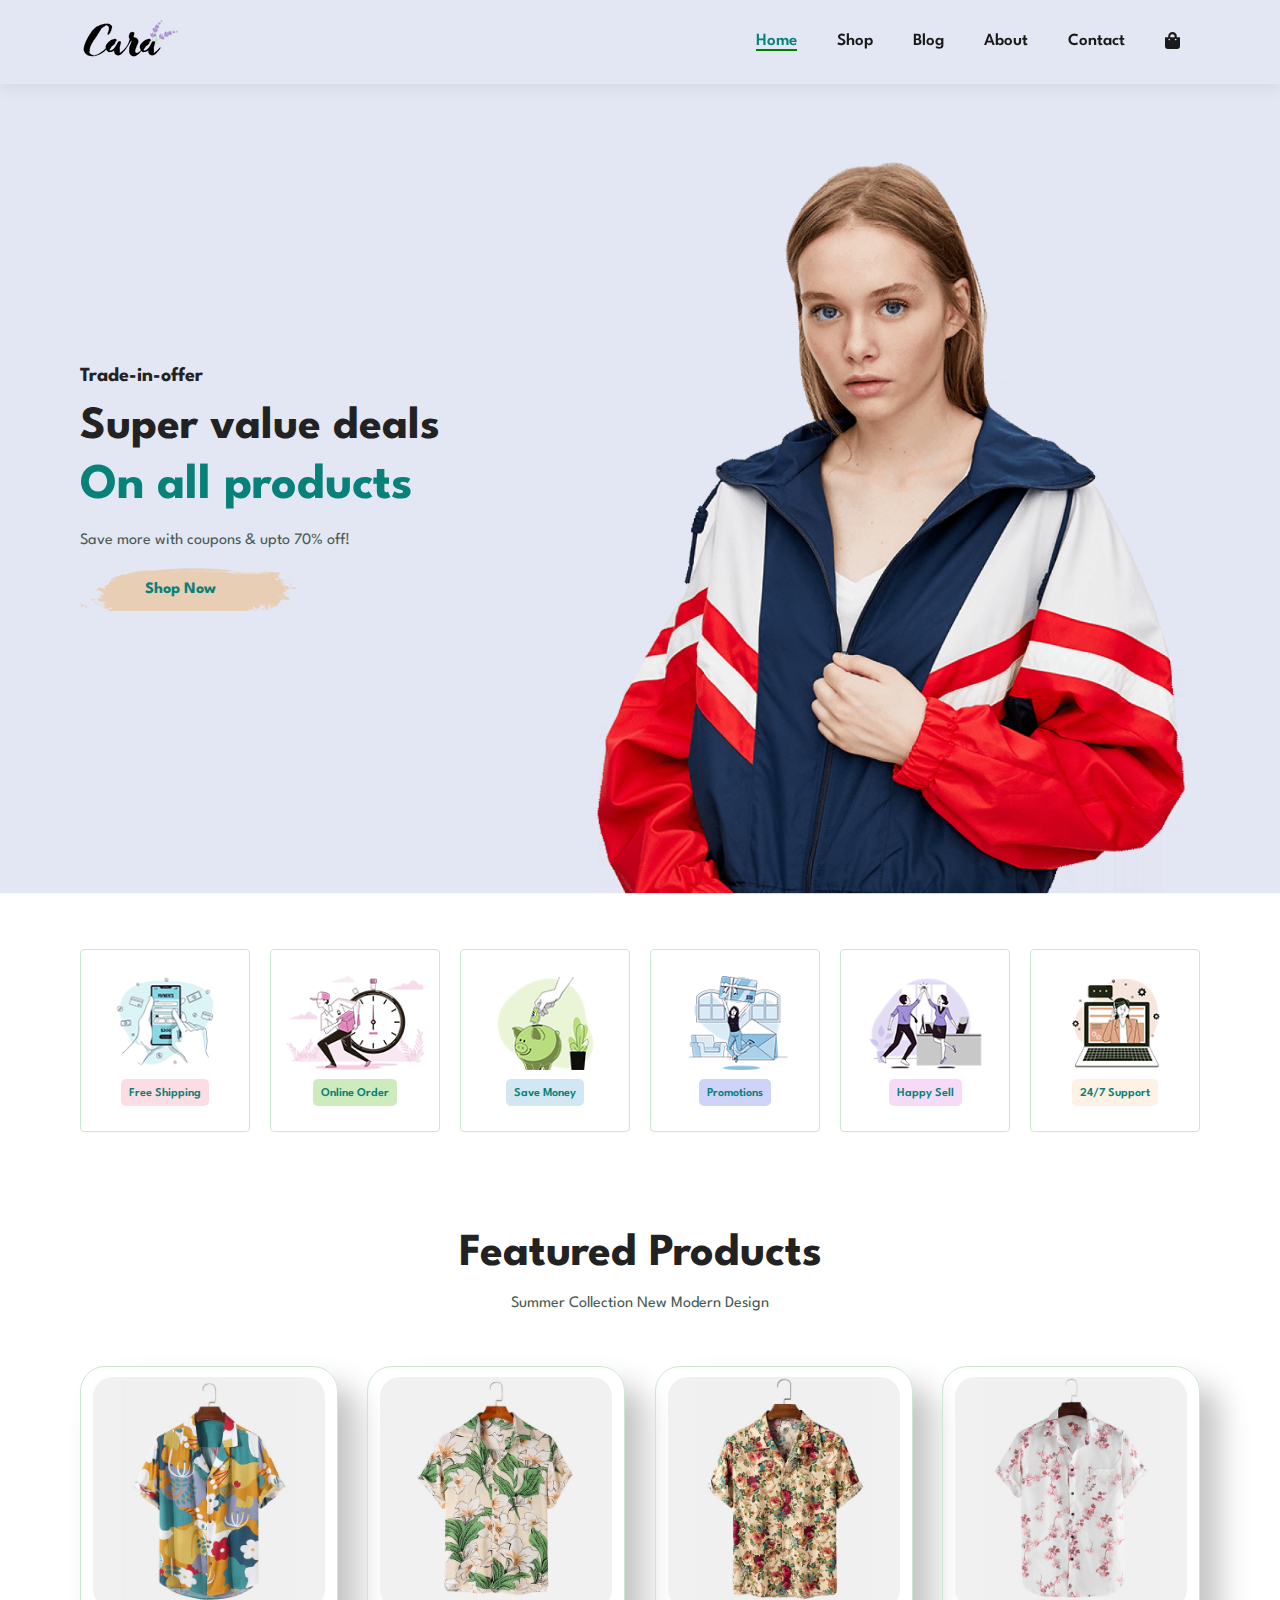
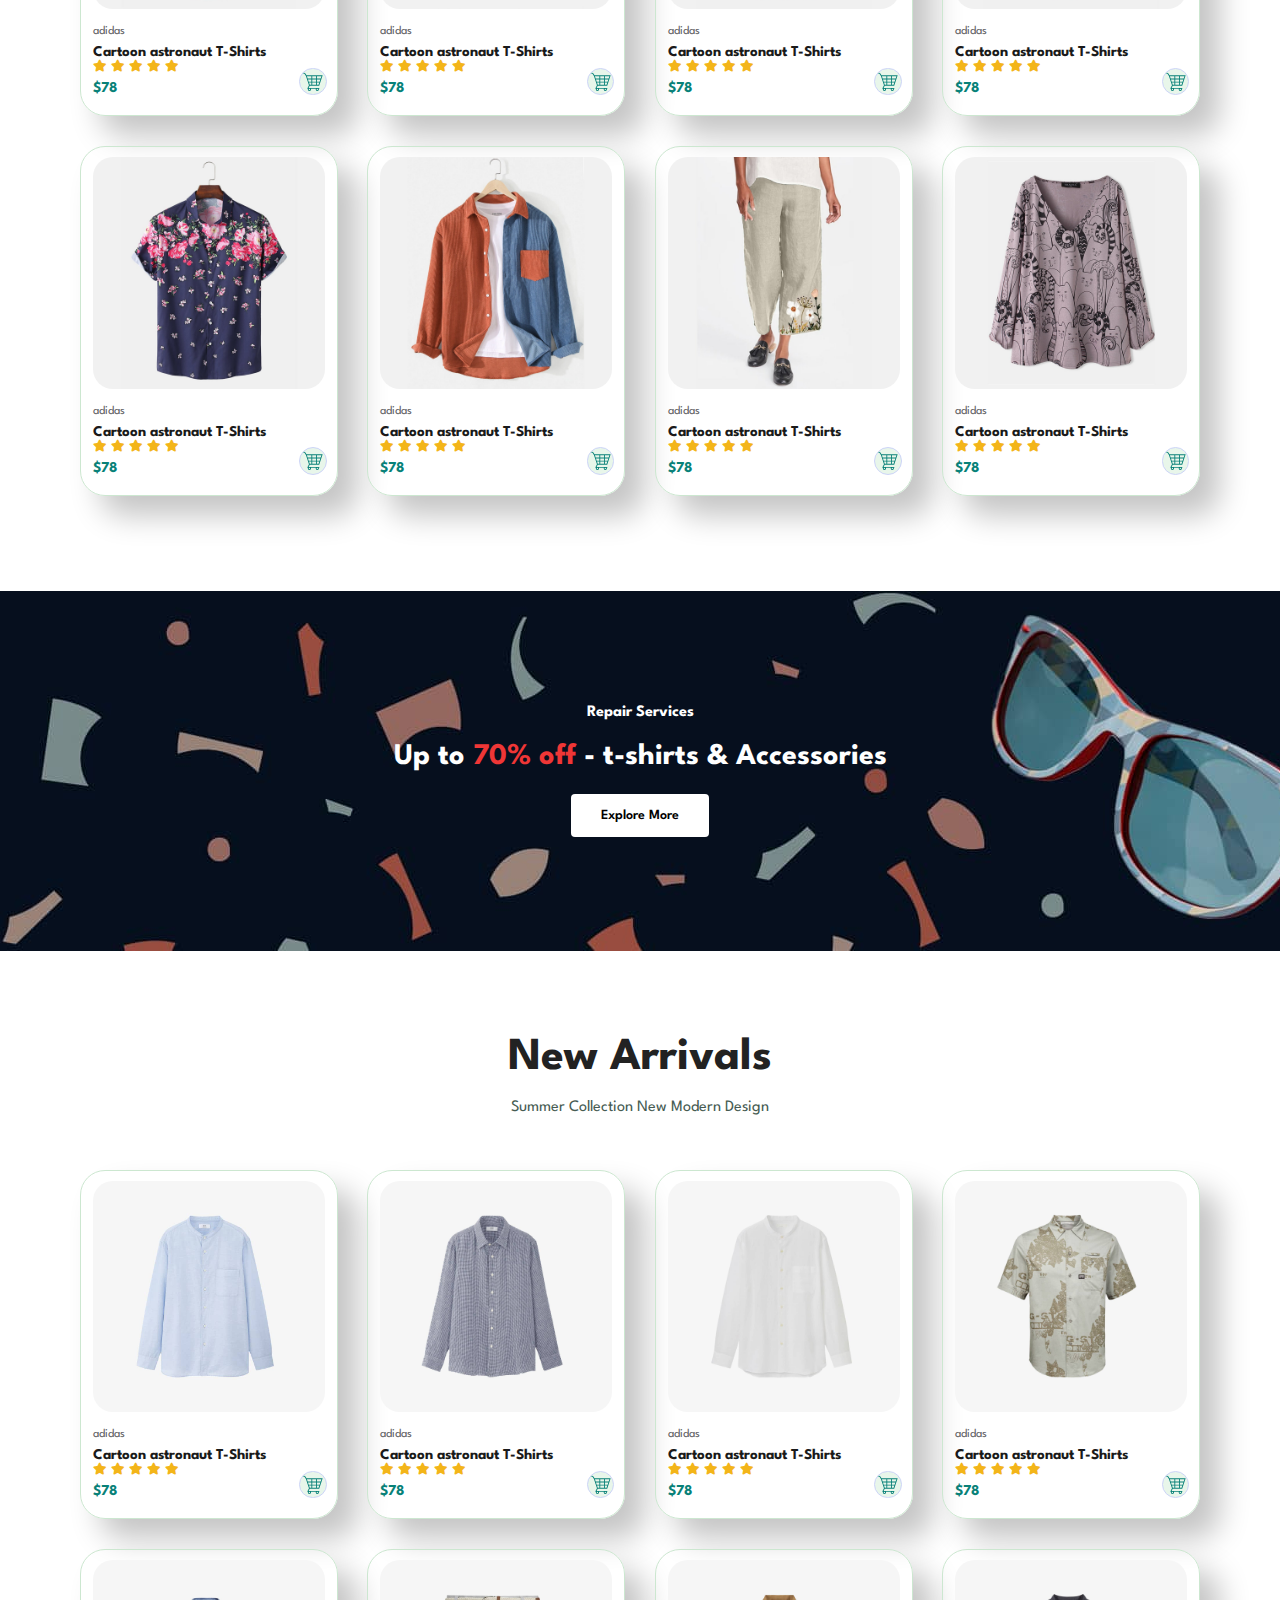
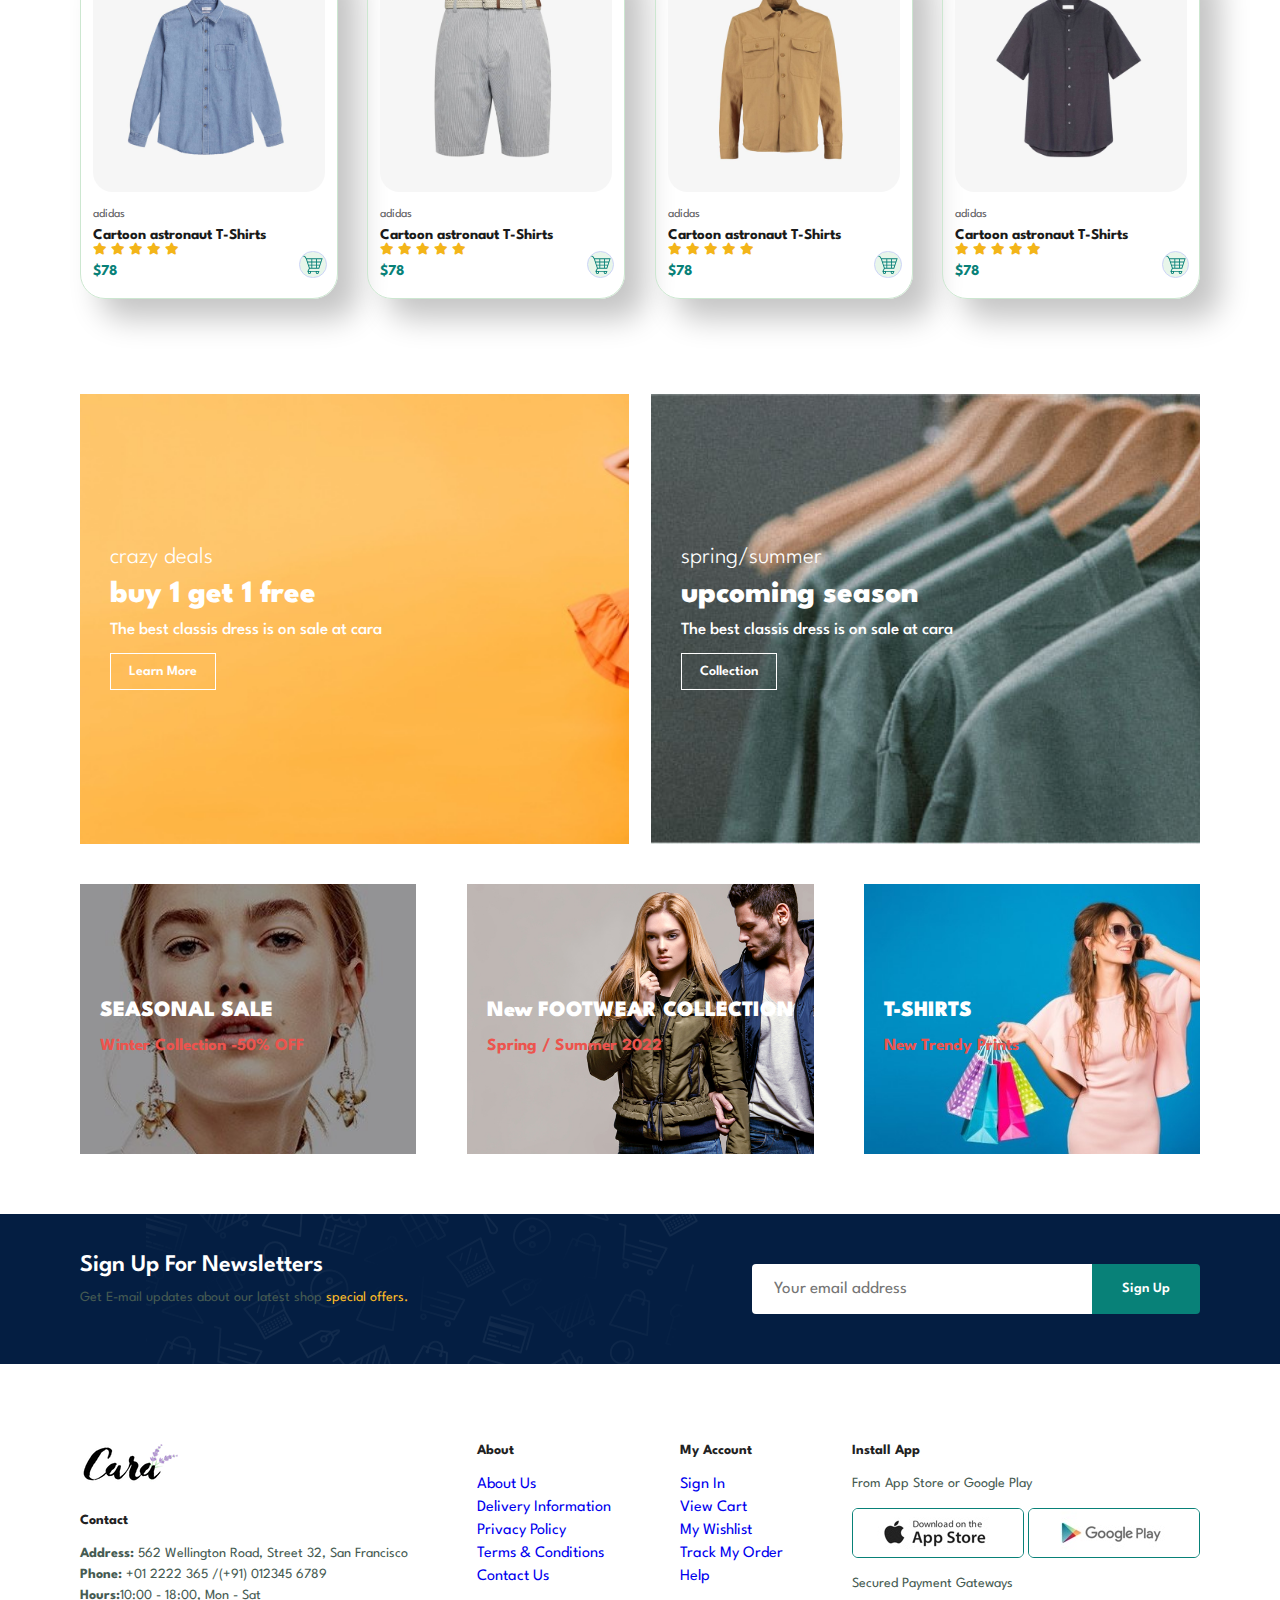
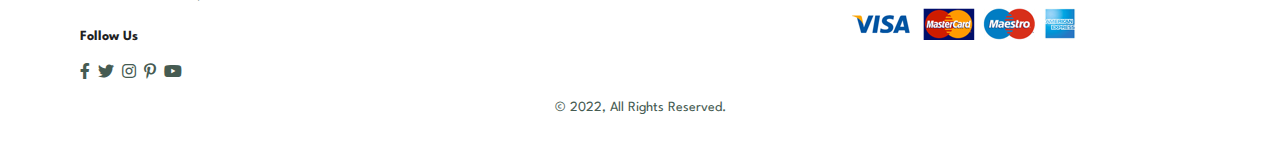
<file: index.html>
<!DOCTYPE html>
<html lang="en">
<head>
    <meta charset="UTF-8">
    <meta http-equiv="X-UA-Compatible" content="IE=edge">
    <meta name="viewport" content="width=device-width, initial-scale=1.0">
    <title>Ecommerce website</title>
    <link rel="stylesheet" href="./style.css">
    <link rel="stylesheet" href="https://use.fontawesome.com/releases/v5.15.4/css/all.css"/></head>
<body>
    <section class="header">
        <a href="#"><img src="./images/logo.png" alt=""></a>
        <div>
            <ul  class="navbar">
                <a href="#" id="close"><i class="fas fa-times"></i></a>
                <li><a class="active" href="#">Home</a></li>
                <li><a href="shop.html">Shop</a></li>
                <li><a href="blog.html">Blog</a></li>
                <li><a href="about.html">About</a></li>
                <li><a href="contact.html">Contact</a></li>
                <li class="lg-bag">
                    <a class="activ" href="cart.html">
                        <i class="fas fa-shopping-bag"></i>
                    </a>
                </li>
                
            </ul>
        </div>
        <div class="mobile">
            <a href="#">
                <i class="fas fa-shopping-bag"></i>
            </a>
            <i id="bar" class="fas fa-outdent"></i>
        </div>
    </section>
    <section class="hero">
        <h4>Trade-in-offer</h4>
        <h2>Super value deals</h2>
        <h1>On all products</h1>
        <p>Save more with coupons & upto 70% off!</p>
        <button>Shop Now</button>
    </section>
    <section class="feature section-p1">
        <div class="fe-box">
            <img src="./images/features/f1.png" alt="">
            <h6>Free Shipping</h6>
        </div>
        <div class="fe-box">
            <img src="./images/features/f2.png" alt="">
            <h6>Online Order</h6>
        </div>
        <div class="fe-box">
            <img src="./images/features/f3.png" alt="">
            <h6>Save Money</h6>
        </div>
        <div class="fe-box">
            <img src="./images/features/f4.png" alt="">
            <h6>Promotions</h6>
        </div>
        <div class="fe-box">
            <img src="./images/features/f5.png" alt="">
            <h6>Happy Sell</h6>
        </div>
        <div class="fe-box">
            <img src="./images/features/f6.png" alt="">
            <h6>24/7 Support</h6>
        </div>
    </section>
    <section class="product1 section-p1">
        <h2>Featured Products</h2>
        <p>Summer Collection New Modern Design</p>
        <div class="pro-container">
            <div class="pro">
                <a href="sproduct.html"><img src="./images/products/f1.jpg" alt=""></a>
                <div class="des">
                    <span>adidas</span>
                    <h5>Cartoon astronaut T-Shirts</h5>
                    <div class="star">
                        <i class="fas fa-star"></i>
                        <i class="fas fa-star"></i>
                        <i class="fas fa-star"></i>
                        <i class="fas fa-star"></i>
                        <i class="fas fa-star"></i>
                    </div>
                    <h4>$78</h4>
                </div>
                <a href="" class="cart">
                <svg stroke="currentColor" fill="currentColor" stroke-width="0" viewBox="0 0 512 512" height="1.7rem" width="1.7rem" xmlns="http://www.w3.org/2000/svg">
                    <path d="M25.45 63.043l-4.364 17.463 8.73 2.18L90.44 97.846l29.402 44.1 62.44 187.32-36.845 73.693h17.827c-2.086 4.238-3.264 8.99-3.264 14 0 17.567 14.433 32 32 32s32-14.433 32-32c0-5.01-1.178-9.762-3.264-14h102.528c-2.086 4.238-3.264 8.99-3.264 14 0 17.567 14.433 32 32 32s32-14.433 32-32c0-5.01-1.178-9.762-3.264-14H393v-18H174.562l23-46h192.924l70-210h-327.67L101.56 82.07 34.183 65.227l-8.733-2.184zm115.038 83.914H231v46h-75.178l-15.334-46zm108.512 0h78v46h-78v-46zm96 0h90.512l-15.334 46H345v-46zm-183.18 64H231v46h-53.846l-15.334-46zm87.18 0h78v46h-78v-46zm96 0h69.18l-15.334 46H345v-46zm-161.846 64H231v46h-32.514l-15.332-46zm65.846 0h78v46h-78v-46zm96 0h47.846l-15.332 46H345v-46zm-153 128c7.84 0 14 6.16 14 14s-6.16 14-14 14-14-6.16-14-14 6.16-14 14-14zm160 0c7.84 0 14 6.16 14 14s-6.16 14-14 14-14-6.16-14-14 6.16-14 14-14z"></path>
                </svg>
                </a>
            </div>
            <div class="pro">
                <a href="sproduct.html"><img src="./images/products/f2.jpg" alt=""></a>
                <div class="des">
                    <span>adidas</span>
                    <h5>Cartoon astronaut T-Shirts</h5>
                    <div class="star">
                        <i class="fas fa-star"></i>
                        <i class="fas fa-star"></i>
                        <i class="fas fa-star"></i>
                        <i class="fas fa-star"></i>
                        <i class="fas fa-star"></i>
                    </div>
                    <h4>$78</h4>
                </div>
                <a href="" class="cart">
                <svg stroke="currentColor" fill="currentColor" stroke-width="0" viewBox="0 0 512 512" height="1.7rem" width="1.7rem" xmlns="http://www.w3.org/2000/svg">
                    <path d="M25.45 63.043l-4.364 17.463 8.73 2.18L90.44 97.846l29.402 44.1 62.44 187.32-36.845 73.693h17.827c-2.086 4.238-3.264 8.99-3.264 14 0 17.567 14.433 32 32 32s32-14.433 32-32c0-5.01-1.178-9.762-3.264-14h102.528c-2.086 4.238-3.264 8.99-3.264 14 0 17.567 14.433 32 32 32s32-14.433 32-32c0-5.01-1.178-9.762-3.264-14H393v-18H174.562l23-46h192.924l70-210h-327.67L101.56 82.07 34.183 65.227l-8.733-2.184zm115.038 83.914H231v46h-75.178l-15.334-46zm108.512 0h78v46h-78v-46zm96 0h90.512l-15.334 46H345v-46zm-183.18 64H231v46h-53.846l-15.334-46zm87.18 0h78v46h-78v-46zm96 0h69.18l-15.334 46H345v-46zm-161.846 64H231v46h-32.514l-15.332-46zm65.846 0h78v46h-78v-46zm96 0h47.846l-15.332 46H345v-46zm-153 128c7.84 0 14 6.16 14 14s-6.16 14-14 14-14-6.16-14-14 6.16-14 14-14zm160 0c7.84 0 14 6.16 14 14s-6.16 14-14 14-14-6.16-14-14 6.16-14 14-14z"></path>
                </svg>
                </a>
            </div>
            <div class="pro">
                <a href="sproduct.html"><img src="./images/products/f3.jpg" alt=""></a>
                <div class="des">
                    <span>adidas</span>
                    <h5>Cartoon astronaut T-Shirts</h5>
                    <div class="star">
                        <i class="fas fa-star"></i>
                        <i class="fas fa-star"></i>
                        <i class="fas fa-star"></i>
                        <i class="fas fa-star"></i>
                        <i class="fas fa-star"></i>
                    </div>
                    <h4>$78</h4>
                </div>
                <a href="" class="cart">
                <svg stroke="currentColor" fill="currentColor" stroke-width="0" viewBox="0 0 512 512" height="1.7rem" width="1.7rem" xmlns="http://www.w3.org/2000/svg">
                    <path d="M25.45 63.043l-4.364 17.463 8.73 2.18L90.44 97.846l29.402 44.1 62.44 187.32-36.845 73.693h17.827c-2.086 4.238-3.264 8.99-3.264 14 0 17.567 14.433 32 32 32s32-14.433 32-32c0-5.01-1.178-9.762-3.264-14h102.528c-2.086 4.238-3.264 8.99-3.264 14 0 17.567 14.433 32 32 32s32-14.433 32-32c0-5.01-1.178-9.762-3.264-14H393v-18H174.562l23-46h192.924l70-210h-327.67L101.56 82.07 34.183 65.227l-8.733-2.184zm115.038 83.914H231v46h-75.178l-15.334-46zm108.512 0h78v46h-78v-46zm96 0h90.512l-15.334 46H345v-46zm-183.18 64H231v46h-53.846l-15.334-46zm87.18 0h78v46h-78v-46zm96 0h69.18l-15.334 46H345v-46zm-161.846 64H231v46h-32.514l-15.332-46zm65.846 0h78v46h-78v-46zm96 0h47.846l-15.332 46H345v-46zm-153 128c7.84 0 14 6.16 14 14s-6.16 14-14 14-14-6.16-14-14 6.16-14 14-14zm160 0c7.84 0 14 6.16 14 14s-6.16 14-14 14-14-6.16-14-14 6.16-14 14-14z"></path>
                </svg>
                </a>
            </div>
            <div class="pro">
                <a href="sproduct.html"><img src="./images/products/f4.jpg" alt=""></a>
                <div class="des">
                    <span>adidas</span>
                    <h5>Cartoon astronaut T-Shirts</h5>
                    <div class="star">
                        <i class="fas fa-star"></i>
                        <i class="fas fa-star"></i>
                        <i class="fas fa-star"></i>
                        <i class="fas fa-star"></i>
                        <i class="fas fa-star"></i>
                    </div>
                    <h4>$78</h4>
                </div>
                <a href="" class="cart">
                <svg stroke="currentColor" fill="currentColor" stroke-width="0" viewBox="0 0 512 512" height="1.7rem" width="1.7rem" xmlns="http://www.w3.org/2000/svg">
                    <path d="M25.45 63.043l-4.364 17.463 8.73 2.18L90.44 97.846l29.402 44.1 62.44 187.32-36.845 73.693h17.827c-2.086 4.238-3.264 8.99-3.264 14 0 17.567 14.433 32 32 32s32-14.433 32-32c0-5.01-1.178-9.762-3.264-14h102.528c-2.086 4.238-3.264 8.99-3.264 14 0 17.567 14.433 32 32 32s32-14.433 32-32c0-5.01-1.178-9.762-3.264-14H393v-18H174.562l23-46h192.924l70-210h-327.67L101.56 82.07 34.183 65.227l-8.733-2.184zm115.038 83.914H231v46h-75.178l-15.334-46zm108.512 0h78v46h-78v-46zm96 0h90.512l-15.334 46H345v-46zm-183.18 64H231v46h-53.846l-15.334-46zm87.18 0h78v46h-78v-46zm96 0h69.18l-15.334 46H345v-46zm-161.846 64H231v46h-32.514l-15.332-46zm65.846 0h78v46h-78v-46zm96 0h47.846l-15.332 46H345v-46zm-153 128c7.84 0 14 6.16 14 14s-6.16 14-14 14-14-6.16-14-14 6.16-14 14-14zm160 0c7.84 0 14 6.16 14 14s-6.16 14-14 14-14-6.16-14-14 6.16-14 14-14z"></path>
                </svg>
                </a>
            </div>
            <div class="pro">
                <a href="sproduct.html"><img src="./images/products/f5.jpg" alt=""></a>
                <div class="des">
                    <span>adidas</span>
                    <h5>Cartoon astronaut T-Shirts</h5>
                    <div class="star">
                        <i class="fas fa-star"></i>
                        <i class="fas fa-star"></i>
                        <i class="fas fa-star"></i>
                        <i class="fas fa-star"></i>
                        <i class="fas fa-star"></i>
                    </div>
                    <h4>$78</h4>
                </div>
                <a href="" class="cart">
                <svg stroke="currentColor" fill="currentColor" stroke-width="0" viewBox="0 0 512 512" height="1.7rem" width="1.7rem" xmlns="http://www.w3.org/2000/svg">
                    <path d="M25.45 63.043l-4.364 17.463 8.73 2.18L90.44 97.846l29.402 44.1 62.44 187.32-36.845 73.693h17.827c-2.086 4.238-3.264 8.99-3.264 14 0 17.567 14.433 32 32 32s32-14.433 32-32c0-5.01-1.178-9.762-3.264-14h102.528c-2.086 4.238-3.264 8.99-3.264 14 0 17.567 14.433 32 32 32s32-14.433 32-32c0-5.01-1.178-9.762-3.264-14H393v-18H174.562l23-46h192.924l70-210h-327.67L101.56 82.07 34.183 65.227l-8.733-2.184zm115.038 83.914H231v46h-75.178l-15.334-46zm108.512 0h78v46h-78v-46zm96 0h90.512l-15.334 46H345v-46zm-183.18 64H231v46h-53.846l-15.334-46zm87.18 0h78v46h-78v-46zm96 0h69.18l-15.334 46H345v-46zm-161.846 64H231v46h-32.514l-15.332-46zm65.846 0h78v46h-78v-46zm96 0h47.846l-15.332 46H345v-46zm-153 128c7.84 0 14 6.16 14 14s-6.16 14-14 14-14-6.16-14-14 6.16-14 14-14zm160 0c7.84 0 14 6.16 14 14s-6.16 14-14 14-14-6.16-14-14 6.16-14 14-14z"></path>
                </svg>
                </a>
            </div>
            <div class="pro">
                <a href="sproduct.html"><img src="./images/products/f6.jpg" alt=""></a>
                <div class="des">
                    <span>adidas</span>
                    <h5>Cartoon astronaut T-Shirts</h5>
                    <div class="star">
                        <i class="fas fa-star"></i>
                        <i class="fas fa-star"></i>
                        <i class="fas fa-star"></i>
                        <i class="fas fa-star"></i>
                        <i class="fas fa-star"></i>
                    </div>
                    <h4>$78</h4>
                </div>
                <a href="" class="cart">
                <svg stroke="currentColor" fill="currentColor" stroke-width="0" viewBox="0 0 512 512" height="1.7rem" width="1.7rem" xmlns="http://www.w3.org/2000/svg">
                    <path d="M25.45 63.043l-4.364 17.463 8.73 2.18L90.44 97.846l29.402 44.1 62.44 187.32-36.845 73.693h17.827c-2.086 4.238-3.264 8.99-3.264 14 0 17.567 14.433 32 32 32s32-14.433 32-32c0-5.01-1.178-9.762-3.264-14h102.528c-2.086 4.238-3.264 8.99-3.264 14 0 17.567 14.433 32 32 32s32-14.433 32-32c0-5.01-1.178-9.762-3.264-14H393v-18H174.562l23-46h192.924l70-210h-327.67L101.56 82.07 34.183 65.227l-8.733-2.184zm115.038 83.914H231v46h-75.178l-15.334-46zm108.512 0h78v46h-78v-46zm96 0h90.512l-15.334 46H345v-46zm-183.18 64H231v46h-53.846l-15.334-46zm87.18 0h78v46h-78v-46zm96 0h69.18l-15.334 46H345v-46zm-161.846 64H231v46h-32.514l-15.332-46zm65.846 0h78v46h-78v-46zm96 0h47.846l-15.332 46H345v-46zm-153 128c7.84 0 14 6.16 14 14s-6.16 14-14 14-14-6.16-14-14 6.16-14 14-14zm160 0c7.84 0 14 6.16 14 14s-6.16 14-14 14-14-6.16-14-14 6.16-14 14-14z"></path>
                </svg>
                </a>
            </div>
            <div class="pro">
                <a href="sproduct.html"><img src="./images/products/f7.jpg" alt=""></a>
                <div class="des">
                    <span>adidas</span>
                    <h5>Cartoon astronaut T-Shirts</h5>
                    <div class="star">
                        <i class="fas fa-star"></i>
                        <i class="fas fa-star"></i>
                        <i class="fas fa-star"></i>
                        <i class="fas fa-star"></i>
                        <i class="fas fa-star"></i>
                    </div>
                    <h4>$78</h4>
                </div>
                <a href="" class="cart">
                <svg stroke="currentColor" fill="currentColor" stroke-width="0" viewBox="0 0 512 512" height="1.7rem" width="1.7rem" xmlns="http://www.w3.org/2000/svg">
                    <path d="M25.45 63.043l-4.364 17.463 8.73 2.18L90.44 97.846l29.402 44.1 62.44 187.32-36.845 73.693h17.827c-2.086 4.238-3.264 8.99-3.264 14 0 17.567 14.433 32 32 32s32-14.433 32-32c0-5.01-1.178-9.762-3.264-14h102.528c-2.086 4.238-3.264 8.99-3.264 14 0 17.567 14.433 32 32 32s32-14.433 32-32c0-5.01-1.178-9.762-3.264-14H393v-18H174.562l23-46h192.924l70-210h-327.67L101.56 82.07 34.183 65.227l-8.733-2.184zm115.038 83.914H231v46h-75.178l-15.334-46zm108.512 0h78v46h-78v-46zm96 0h90.512l-15.334 46H345v-46zm-183.18 64H231v46h-53.846l-15.334-46zm87.18 0h78v46h-78v-46zm96 0h69.18l-15.334 46H345v-46zm-161.846 64H231v46h-32.514l-15.332-46zm65.846 0h78v46h-78v-46zm96 0h47.846l-15.332 46H345v-46zm-153 128c7.84 0 14 6.16 14 14s-6.16 14-14 14-14-6.16-14-14 6.16-14 14-14zm160 0c7.84 0 14 6.16 14 14s-6.16 14-14 14-14-6.16-14-14 6.16-14 14-14z"></path>
                </svg>
                </a>
            </div>
            <div class="pro">
                <a href="sproduct.html"><img src="./images/products/f8.jpg" alt=""></a>
                <div class="des">
                    <span>adidas</span>
                    <h5>Cartoon astronaut T-Shirts</h5>
                    <div class="star">
                        <i class="fas fa-star"></i>
                        <i class="fas fa-star"></i>
                        <i class="fas fa-star"></i>
                        <i class="fas fa-star"></i>
                        <i class="fas fa-star"></i>
                    </div>
                    <h4>$78</h4>
                </div>
                <a href="" class="cart">
                <svg stroke="currentColor" fill="currentColor" stroke-width="0" viewBox="0 0 512 512" height="1.7rem" width="1.7rem" xmlns="http://www.w3.org/2000/svg">
                    <path d="M25.45 63.043l-4.364 17.463 8.73 2.18L90.44 97.846l29.402 44.1 62.44 187.32-36.845 73.693h17.827c-2.086 4.238-3.264 8.99-3.264 14 0 17.567 14.433 32 32 32s32-14.433 32-32c0-5.01-1.178-9.762-3.264-14h102.528c-2.086 4.238-3.264 8.99-3.264 14 0 17.567 14.433 32 32 32s32-14.433 32-32c0-5.01-1.178-9.762-3.264-14H393v-18H174.562l23-46h192.924l70-210h-327.67L101.56 82.07 34.183 65.227l-8.733-2.184zm115.038 83.914H231v46h-75.178l-15.334-46zm108.512 0h78v46h-78v-46zm96 0h90.512l-15.334 46H345v-46zm-183.18 64H231v46h-53.846l-15.334-46zm87.18 0h78v46h-78v-46zm96 0h69.18l-15.334 46H345v-46zm-161.846 64H231v46h-32.514l-15.332-46zm65.846 0h78v46h-78v-46zm96 0h47.846l-15.332 46H345v-46zm-153 128c7.84 0 14 6.16 14 14s-6.16 14-14 14-14-6.16-14-14 6.16-14 14-14zm160 0c7.84 0 14 6.16 14 14s-6.16 14-14 14-14-6.16-14-14 6.16-14 14-14z"></path>
                </svg>
                </a>
            </div>
        </div>
    </section>
    <section class="banner section-m1">
        <h4>Repair Services</h4>
        <h2>Up to <span>70% off</span> - t-shirts & Accessories</h2>
        <button class="normal">Explore More</button>
    </section>
    <section class="product1 section-p1">
        <h2>New Arrivals</h2>
        <p>Summer Collection New Modern Design</p>
        <div class="pro-container">
            <div class="pro">
                <img src="./images/products/n1.jpg" alt="">
                <div class="des">
                    <span>adidas</span>
                    <h5>Cartoon astronaut T-Shirts</h5>
                    <div class="star">
                        <i class="fas fa-star"></i>
                        <i class="fas fa-star"></i>
                        <i class="fas fa-star"></i>
                        <i class="fas fa-star"></i>
                        <i class="fas fa-star"></i>
                    </div>
                    <h4>$78</h4>
                </div>
                <a href="" class="cart">
                <svg stroke="currentColor" fill="currentColor" stroke-width="0" viewBox="0 0 512 512" height="1.7rem" width="1.7rem" xmlns="http://www.w3.org/2000/svg">
                    <path d="M25.45 63.043l-4.364 17.463 8.73 2.18L90.44 97.846l29.402 44.1 62.44 187.32-36.845 73.693h17.827c-2.086 4.238-3.264 8.99-3.264 14 0 17.567 14.433 32 32 32s32-14.433 32-32c0-5.01-1.178-9.762-3.264-14h102.528c-2.086 4.238-3.264 8.99-3.264 14 0 17.567 14.433 32 32 32s32-14.433 32-32c0-5.01-1.178-9.762-3.264-14H393v-18H174.562l23-46h192.924l70-210h-327.67L101.56 82.07 34.183 65.227l-8.733-2.184zm115.038 83.914H231v46h-75.178l-15.334-46zm108.512 0h78v46h-78v-46zm96 0h90.512l-15.334 46H345v-46zm-183.18 64H231v46h-53.846l-15.334-46zm87.18 0h78v46h-78v-46zm96 0h69.18l-15.334 46H345v-46zm-161.846 64H231v46h-32.514l-15.332-46zm65.846 0h78v46h-78v-46zm96 0h47.846l-15.332 46H345v-46zm-153 128c7.84 0 14 6.16 14 14s-6.16 14-14 14-14-6.16-14-14 6.16-14 14-14zm160 0c7.84 0 14 6.16 14 14s-6.16 14-14 14-14-6.16-14-14 6.16-14 14-14z"></path>
                </svg>
                </a>
            </div>
            <div class="pro">
                <img src="./images/products/n2.jpg" alt="">
                <div class="des">
                    <span>adidas</span>
                    <h5>Cartoon astronaut T-Shirts</h5>
                    <div class="star">
                        <i class="fas fa-star"></i>
                        <i class="fas fa-star"></i>
                        <i class="fas fa-star"></i>
                        <i class="fas fa-star"></i>
                        <i class="fas fa-star"></i>
                    </div>
                    <h4>$78</h4>
                </div>
                <a href="" class="cart">
                <svg stroke="currentColor" fill="currentColor" stroke-width="0" viewBox="0 0 512 512" height="1.7rem" width="1.7rem" xmlns="http://www.w3.org/2000/svg">
                    <path d="M25.45 63.043l-4.364 17.463 8.73 2.18L90.44 97.846l29.402 44.1 62.44 187.32-36.845 73.693h17.827c-2.086 4.238-3.264 8.99-3.264 14 0 17.567 14.433 32 32 32s32-14.433 32-32c0-5.01-1.178-9.762-3.264-14h102.528c-2.086 4.238-3.264 8.99-3.264 14 0 17.567 14.433 32 32 32s32-14.433 32-32c0-5.01-1.178-9.762-3.264-14H393v-18H174.562l23-46h192.924l70-210h-327.67L101.56 82.07 34.183 65.227l-8.733-2.184zm115.038 83.914H231v46h-75.178l-15.334-46zm108.512 0h78v46h-78v-46zm96 0h90.512l-15.334 46H345v-46zm-183.18 64H231v46h-53.846l-15.334-46zm87.18 0h78v46h-78v-46zm96 0h69.18l-15.334 46H345v-46zm-161.846 64H231v46h-32.514l-15.332-46zm65.846 0h78v46h-78v-46zm96 0h47.846l-15.332 46H345v-46zm-153 128c7.84 0 14 6.16 14 14s-6.16 14-14 14-14-6.16-14-14 6.16-14 14-14zm160 0c7.84 0 14 6.16 14 14s-6.16 14-14 14-14-6.16-14-14 6.16-14 14-14z"></path>
                </svg>
                </a>
            </div>
            <div class="pro">
                <img src="./images/products/n3.jpg" alt="">
                <div class="des">
                    <span>adidas</span>
                    <h5>Cartoon astronaut T-Shirts</h5>
                    <div class="star">
                        <i class="fas fa-star"></i>
                        <i class="fas fa-star"></i>
                        <i class="fas fa-star"></i>
                        <i class="fas fa-star"></i>
                        <i class="fas fa-star"></i>
                    </div>
                    <h4>$78</h4>
                </div>
                <a href="" class="cart">
                <svg stroke="currentColor" fill="currentColor" stroke-width="0" viewBox="0 0 512 512" height="1.7rem" width="1.7rem" xmlns="http://www.w3.org/2000/svg">
                    <path d="M25.45 63.043l-4.364 17.463 8.73 2.18L90.44 97.846l29.402 44.1 62.44 187.32-36.845 73.693h17.827c-2.086 4.238-3.264 8.99-3.264 14 0 17.567 14.433 32 32 32s32-14.433 32-32c0-5.01-1.178-9.762-3.264-14h102.528c-2.086 4.238-3.264 8.99-3.264 14 0 17.567 14.433 32 32 32s32-14.433 32-32c0-5.01-1.178-9.762-3.264-14H393v-18H174.562l23-46h192.924l70-210h-327.67L101.56 82.07 34.183 65.227l-8.733-2.184zm115.038 83.914H231v46h-75.178l-15.334-46zm108.512 0h78v46h-78v-46zm96 0h90.512l-15.334 46H345v-46zm-183.18 64H231v46h-53.846l-15.334-46zm87.18 0h78v46h-78v-46zm96 0h69.18l-15.334 46H345v-46zm-161.846 64H231v46h-32.514l-15.332-46zm65.846 0h78v46h-78v-46zm96 0h47.846l-15.332 46H345v-46zm-153 128c7.84 0 14 6.16 14 14s-6.16 14-14 14-14-6.16-14-14 6.16-14 14-14zm160 0c7.84 0 14 6.16 14 14s-6.16 14-14 14-14-6.16-14-14 6.16-14 14-14z"></path>
                </svg>
                </a>
            </div>
            <div class="pro">
                <img src="./images/products/n4.jpg" alt="">
                <div class="des">
                    <span>adidas</span>
                    <h5>Cartoon astronaut T-Shirts</h5>
                    <div class="star">
                        <i class="fas fa-star"></i>
                        <i class="fas fa-star"></i>
                        <i class="fas fa-star"></i>
                        <i class="fas fa-star"></i>
                        <i class="fas fa-star"></i>
                    </div>
                    <h4>$78</h4>
                </div>
                <a href="" class="cart">
                <svg stroke="currentColor" fill="currentColor" stroke-width="0" viewBox="0 0 512 512" height="1.7rem" width="1.7rem" xmlns="http://www.w3.org/2000/svg">
                    <path d="M25.45 63.043l-4.364 17.463 8.73 2.18L90.44 97.846l29.402 44.1 62.44 187.32-36.845 73.693h17.827c-2.086 4.238-3.264 8.99-3.264 14 0 17.567 14.433 32 32 32s32-14.433 32-32c0-5.01-1.178-9.762-3.264-14h102.528c-2.086 4.238-3.264 8.99-3.264 14 0 17.567 14.433 32 32 32s32-14.433 32-32c0-5.01-1.178-9.762-3.264-14H393v-18H174.562l23-46h192.924l70-210h-327.67L101.56 82.07 34.183 65.227l-8.733-2.184zm115.038 83.914H231v46h-75.178l-15.334-46zm108.512 0h78v46h-78v-46zm96 0h90.512l-15.334 46H345v-46zm-183.18 64H231v46h-53.846l-15.334-46zm87.18 0h78v46h-78v-46zm96 0h69.18l-15.334 46H345v-46zm-161.846 64H231v46h-32.514l-15.332-46zm65.846 0h78v46h-78v-46zm96 0h47.846l-15.332 46H345v-46zm-153 128c7.84 0 14 6.16 14 14s-6.16 14-14 14-14-6.16-14-14 6.16-14 14-14zm160 0c7.84 0 14 6.16 14 14s-6.16 14-14 14-14-6.16-14-14 6.16-14 14-14z"></path>
                </svg>
                </a>
            </div>
            <div class="pro">
                <img src="./images/products/n5.jpg" alt="">
                <div class="des">
                    <span>adidas</span>
                    <h5>Cartoon astronaut T-Shirts</h5>
                    <div class="star">
                        <i class="fas fa-star"></i>
                        <i class="fas fa-star"></i>
                        <i class="fas fa-star"></i>
                        <i class="fas fa-star"></i>
                        <i class="fas fa-star"></i>
                    </div>
                    <h4>$78</h4>
                </div>
                <a href="" class="cart">
                <svg stroke="currentColor" fill="currentColor" stroke-width="0" viewBox="0 0 512 512" height="1.7rem" width="1.7rem" xmlns="http://www.w3.org/2000/svg">
                    <path d="M25.45 63.043l-4.364 17.463 8.73 2.18L90.44 97.846l29.402 44.1 62.44 187.32-36.845 73.693h17.827c-2.086 4.238-3.264 8.99-3.264 14 0 17.567 14.433 32 32 32s32-14.433 32-32c0-5.01-1.178-9.762-3.264-14h102.528c-2.086 4.238-3.264 8.99-3.264 14 0 17.567 14.433 32 32 32s32-14.433 32-32c0-5.01-1.178-9.762-3.264-14H393v-18H174.562l23-46h192.924l70-210h-327.67L101.56 82.07 34.183 65.227l-8.733-2.184zm115.038 83.914H231v46h-75.178l-15.334-46zm108.512 0h78v46h-78v-46zm96 0h90.512l-15.334 46H345v-46zm-183.18 64H231v46h-53.846l-15.334-46zm87.18 0h78v46h-78v-46zm96 0h69.18l-15.334 46H345v-46zm-161.846 64H231v46h-32.514l-15.332-46zm65.846 0h78v46h-78v-46zm96 0h47.846l-15.332 46H345v-46zm-153 128c7.84 0 14 6.16 14 14s-6.16 14-14 14-14-6.16-14-14 6.16-14 14-14zm160 0c7.84 0 14 6.16 14 14s-6.16 14-14 14-14-6.16-14-14 6.16-14 14-14z"></path>
                </svg>
                </a>
            </div>
            <div class="pro">
                <img src="./images/products/n6.jpg" alt="">
                <div class="des">
                    <span>adidas</span>
                    <h5>Cartoon astronaut T-Shirts</h5>
                    <div class="star">
                        <i class="fas fa-star"></i>
                        <i class="fas fa-star"></i>
                        <i class="fas fa-star"></i>
                        <i class="fas fa-star"></i>
                        <i class="fas fa-star"></i>
                    </div>
                    <h4>$78</h4>
                </div>
                <a href="" class="cart">
                <svg stroke="currentColor" fill="currentColor" stroke-width="0" viewBox="0 0 512 512" height="1.7rem" width="1.7rem" xmlns="http://www.w3.org/2000/svg">
                    <path d="M25.45 63.043l-4.364 17.463 8.73 2.18L90.44 97.846l29.402 44.1 62.44 187.32-36.845 73.693h17.827c-2.086 4.238-3.264 8.99-3.264 14 0 17.567 14.433 32 32 32s32-14.433 32-32c0-5.01-1.178-9.762-3.264-14h102.528c-2.086 4.238-3.264 8.99-3.264 14 0 17.567 14.433 32 32 32s32-14.433 32-32c0-5.01-1.178-9.762-3.264-14H393v-18H174.562l23-46h192.924l70-210h-327.67L101.56 82.07 34.183 65.227l-8.733-2.184zm115.038 83.914H231v46h-75.178l-15.334-46zm108.512 0h78v46h-78v-46zm96 0h90.512l-15.334 46H345v-46zm-183.18 64H231v46h-53.846l-15.334-46zm87.18 0h78v46h-78v-46zm96 0h69.18l-15.334 46H345v-46zm-161.846 64H231v46h-32.514l-15.332-46zm65.846 0h78v46h-78v-46zm96 0h47.846l-15.332 46H345v-46zm-153 128c7.84 0 14 6.16 14 14s-6.16 14-14 14-14-6.16-14-14 6.16-14 14-14zm160 0c7.84 0 14 6.16 14 14s-6.16 14-14 14-14-6.16-14-14 6.16-14 14-14z"></path>
                </svg>
                </a>
            </div>
            <div class="pro">
                <img src="./images/products/n7.jpg" alt="">
                <div class="des">
                    <span>adidas</span>
                    <h5>Cartoon astronaut T-Shirts</h5>
                    <div class="star">
                        <i class="fas fa-star"></i>
                        <i class="fas fa-star"></i>
                        <i class="fas fa-star"></i>
                        <i class="fas fa-star"></i>
                        <i class="fas fa-star"></i>
                    </div>
                    <h4>$78</h4>
                </div>
                <a href="" class="cart">
                <svg stroke="currentColor" fill="currentColor" stroke-width="0" viewBox="0 0 512 512" height="1.7rem" width="1.7rem" xmlns="http://www.w3.org/2000/svg">
                    <path d="M25.45 63.043l-4.364 17.463 8.73 2.18L90.44 97.846l29.402 44.1 62.44 187.32-36.845 73.693h17.827c-2.086 4.238-3.264 8.99-3.264 14 0 17.567 14.433 32 32 32s32-14.433 32-32c0-5.01-1.178-9.762-3.264-14h102.528c-2.086 4.238-3.264 8.99-3.264 14 0 17.567 14.433 32 32 32s32-14.433 32-32c0-5.01-1.178-9.762-3.264-14H393v-18H174.562l23-46h192.924l70-210h-327.67L101.56 82.07 34.183 65.227l-8.733-2.184zm115.038 83.914H231v46h-75.178l-15.334-46zm108.512 0h78v46h-78v-46zm96 0h90.512l-15.334 46H345v-46zm-183.18 64H231v46h-53.846l-15.334-46zm87.18 0h78v46h-78v-46zm96 0h69.18l-15.334 46H345v-46zm-161.846 64H231v46h-32.514l-15.332-46zm65.846 0h78v46h-78v-46zm96 0h47.846l-15.332 46H345v-46zm-153 128c7.84 0 14 6.16 14 14s-6.16 14-14 14-14-6.16-14-14 6.16-14 14-14zm160 0c7.84 0 14 6.16 14 14s-6.16 14-14 14-14-6.16-14-14 6.16-14 14-14z"></path>
                </svg>
                </a>
            </div>
            <div class="pro">
                <img src="./images/products/n8.jpg" alt="">
                <div class="des">
                    <span>adidas</span>
                    <h5>Cartoon astronaut T-Shirts</h5>
                    <div class="star">
                        <i class="fas fa-star"></i>
                        <i class="fas fa-star"></i>
                        <i class="fas fa-star"></i>
                        <i class="fas fa-star"></i>
                        <i class="fas fa-star"></i>
                    </div>
                    <h4>$78</h4>
                </div>
                <a href="" class="cart">
                <svg stroke="currentColor" fill="currentColor" stroke-width="0" viewBox="0 0 512 512" height="1.7rem" width="1.7rem" xmlns="http://www.w3.org/2000/svg">
                    <path d="M25.45 63.043l-4.364 17.463 8.73 2.18L90.44 97.846l29.402 44.1 62.44 187.32-36.845 73.693h17.827c-2.086 4.238-3.264 8.99-3.264 14 0 17.567 14.433 32 32 32s32-14.433 32-32c0-5.01-1.178-9.762-3.264-14h102.528c-2.086 4.238-3.264 8.99-3.264 14 0 17.567 14.433 32 32 32s32-14.433 32-32c0-5.01-1.178-9.762-3.264-14H393v-18H174.562l23-46h192.924l70-210h-327.67L101.56 82.07 34.183 65.227l-8.733-2.184zm115.038 83.914H231v46h-75.178l-15.334-46zm108.512 0h78v46h-78v-46zm96 0h90.512l-15.334 46H345v-46zm-183.18 64H231v46h-53.846l-15.334-46zm87.18 0h78v46h-78v-46zm96 0h69.18l-15.334 46H345v-46zm-161.846 64H231v46h-32.514l-15.332-46zm65.846 0h78v46h-78v-46zm96 0h47.846l-15.332 46H345v-46zm-153 128c7.84 0 14 6.16 14 14s-6.16 14-14 14-14-6.16-14-14 6.16-14 14-14zm160 0c7.84 0 14 6.16 14 14s-6.16 14-14 14-14-6.16-14-14 6.16-14 14-14z"></path>
                </svg>
                </a>
            </div>
        </div>
    </section>
    <section class="sm-banner section-p1">
        <div class="banner-box">
            <h4>crazy deals</h4>
            <h2>buy 1 get 1 free</h2>
            <span>The best classis dress is on sale at cara</span>
            <button class="white">Learn More</button>
        </div>
        <div class="banner-box banner-box2">
            <h4>spring/summer</h4>
            <h2>upcoming season</h2>
            <span>The best classis dress is on sale at cara</span>
            <button class="white">Collection</button>
        </div>
    </section>
    <section class="banner3">
        <div class="banner-box">
            <h2>SEASONAL SALE</h2>
            <h3>Winter Collection -50% OFF</h3>
        </div>
        <div class="banner-box bannerbox2">
            <h2>New FOOTWEAR COLLECTION</h2>
            <h3>Spring / Summer 2022</h3>
        </div>
        <div class="banner-box bannerbox3">
            <h2>T-SHIRTS</h2>
            <h3>New Trendy Prints</h3>
        </div>
    </section>
    <section class="newsletter section-p1 section-m1">
        <div class="newstext">
            <h4>Sign Up For Newsletters</h4>
            <p>Get E-mail updates about our latest shop <span>special offers.</span></p>
        </div>
        <div class="form">
            <input type="text" placeholder="Your email address">
            <button class="normal">Sign Up</button>
        </div>

    </section>
    <footer class="section-p1">
        <div class="col">
            <img class="logo" src="./images/logo.png" alt="">
            <h4>Contact</h4>
            <p><strong>Address: </strong> 562 Wellington Road, Street 32, San Francisco</p>
            <p><strong>Phone: </strong> +01 2222 365 /(+91) 012345 6789</p>
            <p><strong>Hours:</strong>10:00 - 18:00, Mon - Sat </p>
            <div class="follow">
                <h4>Follow Us</h4>
                <div class="icon">
                    <i class="fab fa-facebook-f"></i>
                    <i class="fab fa-twitter"></i>
                    <i class="fab fa-instagram"></i>
                    <i class="fab fa-pinterest-p"></i>
                    <i class="fab fa-youtube"></i>
                </div>
            </div>
        </div>
        <div class="col">
            <h4>About </h4>
            <a href="#">About Us</a>
            <a href="#">Delivery Information</a>
            <a href="#">Privacy Policy</a>
            <a href="#">Terms & Conditions</a>
            <a href="#">Contact Us</a>
        </div>
        <div class="col">   
            <h4>My Account</h4>
            <a href="#">Sign In</a>
            <a href="#">View Cart</a>
            <a href="#">My Wishlist</a>
            <a href="#">Track My Order</a>
            <a href="#">Help</a>
        </div>
        <div class="col install">
            <h4>Install App</h4>
            <p>From App Store or Google Play</p>
            <div class="row">
                <img src="./images/pay/app.jpg" alt="">
                <img src="./images/pay/play.jpg" alt="">
            </div>
            <p>Secured Payment Gateways</p>
            <img src="./images/pay/pay.png" alt="">
        </div>
        <div class="copyright">
            <p>© 2022, All Rights Reserved.</p>
        </div>
    </footer>
    

    <script src="./app.js"></script>
</body>
</html>
</file>
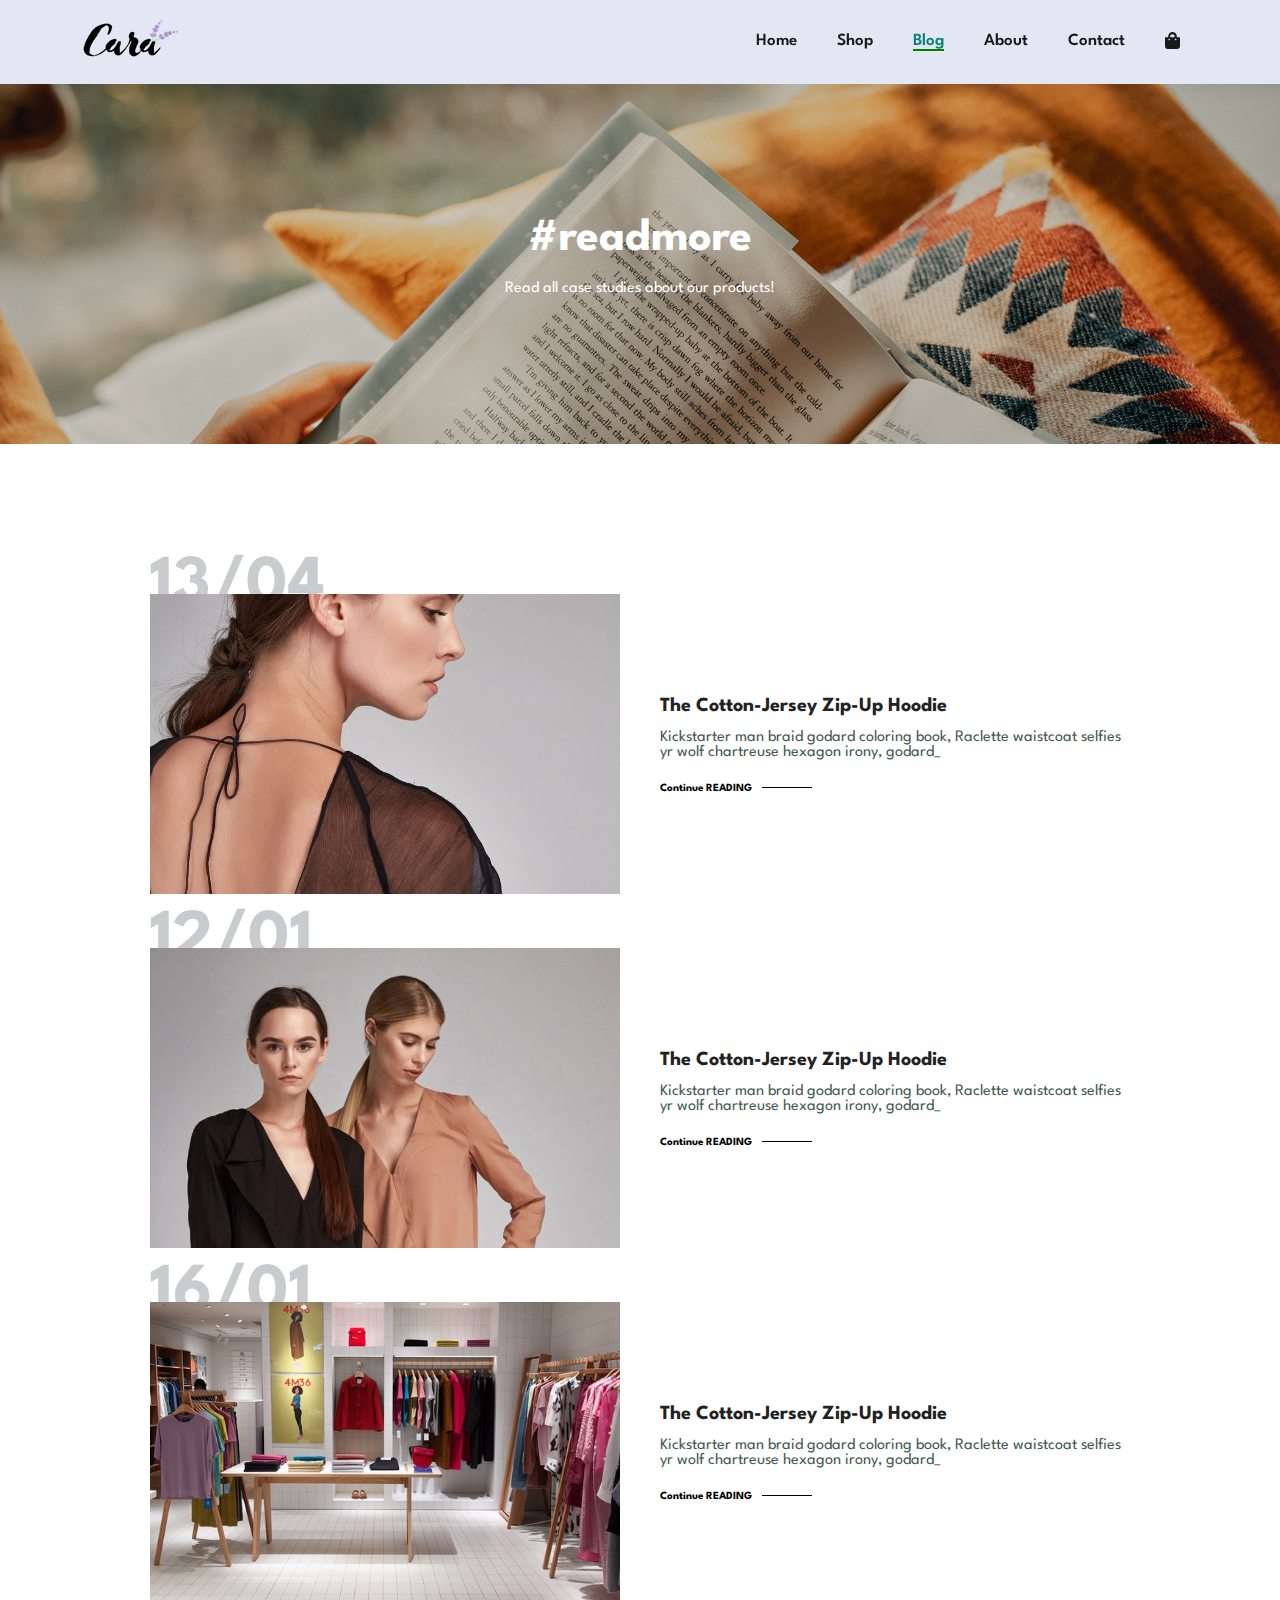
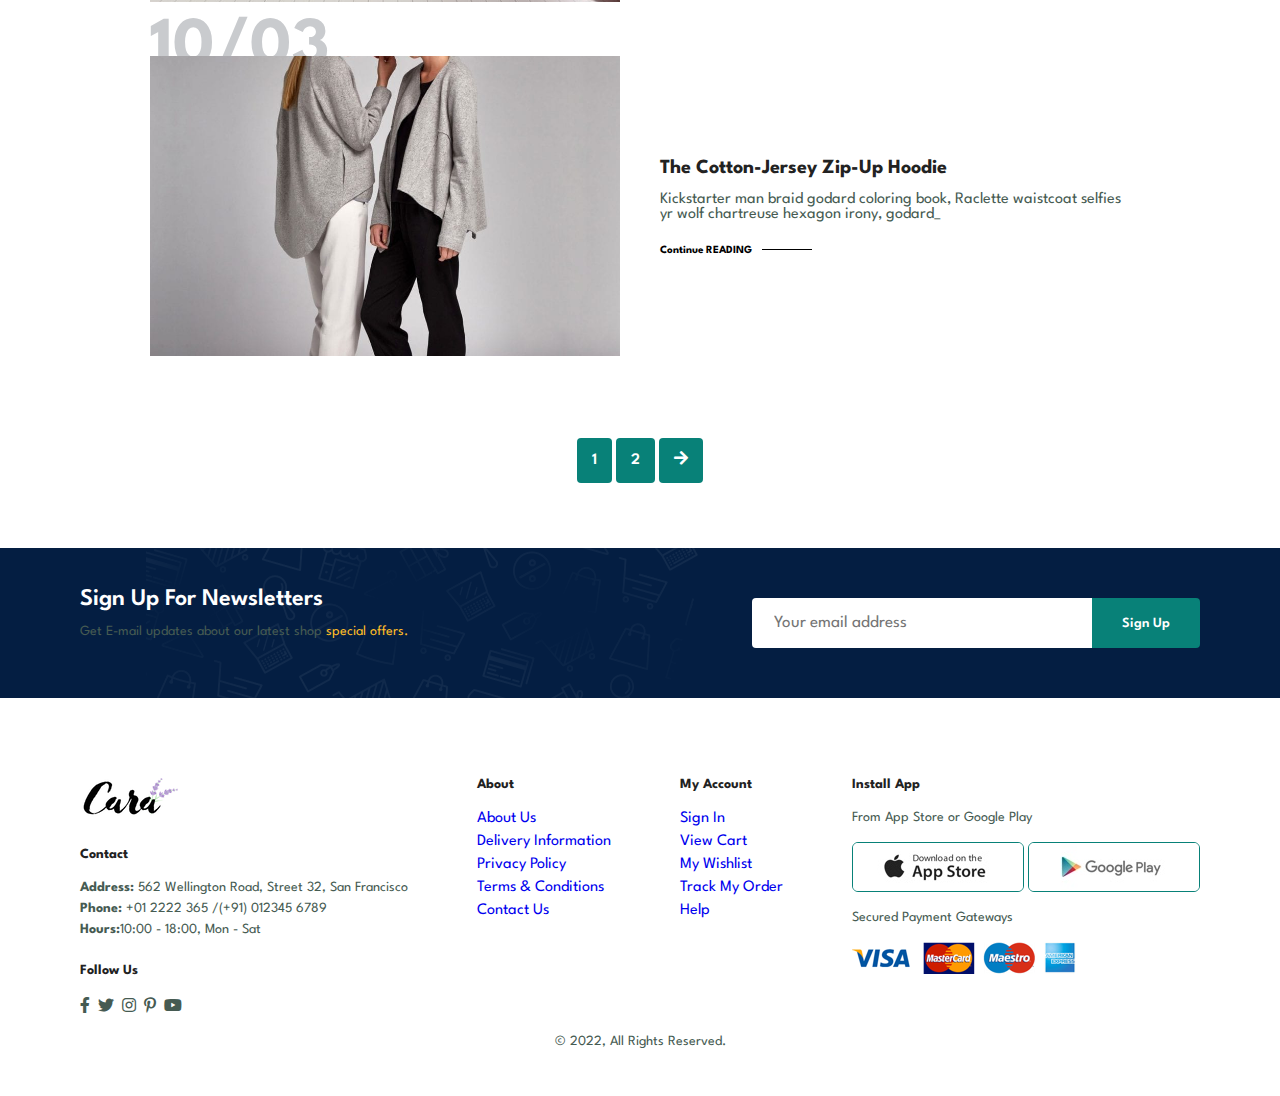
<file: blog.html>
<!DOCTYPE html>
<html lang="en">
<head>
    <meta charset="UTF-8">
    <meta http-equiv="X-UA-Compatible" content="IE=edge">
    <meta name="viewport" content="width=device-width, initial-scale=1.0">
    <title>Ecommerce website</title>
    <link rel="stylesheet" href="./style.css">
    <link rel="stylesheet" href="https://use.fontawesome.com/releases/v5.15.4/css/all.css"/></head>
<body>
    <section class="header">
        <a href="#"><img src="./images/logo.png" alt=""></a>
        <div>
            <ul  class="navbar">
                <a href="#" id="close"><i class="fas fa-times"></i></a>
                <li><a href="index.html">Home</a></li>
                <li><a href="shop.html">Shop</a></li>
                <li><a href="#" class="active">Blog</a></li>
                <li><a href="about.html">About</a></li>
                <li><a href="contact.html">Contact</a></li>
                <li class="lg-bag">
                    <a href="cart.html">
                        <i class="fas fa-shopping-bag"></i>
                    </a>
                </li>                
            </ul>
        </div>
        <div class="mobile">
            <a href="">
                <svg stroke="currentColor" fill="currentColor" stroke-width="0" viewBox="0 0 512 512" height="2rem" width="2rem" xmlns="http://www.w3.org/2000/svg">
                    <path d="M25.45 63.043l-4.364 17.463 8.73 2.18L90.44 97.846l29.402 44.1 62.44 187.32-36.845 73.693h17.827c-2.086 4.238-3.264 8.99-3.264 14 0 17.567 14.433 32 32 32s32-14.433 32-32c0-5.01-1.178-9.762-3.264-14h102.528c-2.086 4.238-3.264 8.99-3.264 14 0 17.567 14.433 32 32 32s32-14.433 32-32c0-5.01-1.178-9.762-3.264-14H393v-18H174.562l23-46h192.924l70-210h-327.67L101.56 82.07 34.183 65.227l-8.733-2.184zm115.038 83.914H231v46h-75.178l-15.334-46zm108.512 0h78v46h-78v-46zm96 0h90.512l-15.334 46H345v-46zm-183.18 64H231v46h-53.846l-15.334-46zm87.18 0h78v46h-78v-46zm96 0h69.18l-15.334 46H345v-46zm-161.846 64H231v46h-32.514l-15.332-46zm65.846 0h78v46h-78v-46zm96 0h47.846l-15.332 46H345v-46zm-153 128c7.84 0 14 6.16 14 14s-6.16 14-14 14-14-6.16-14-14 6.16-14 14-14zm160 0c7.84 0 14 6.16 14 14s-6.16 14-14 14-14-6.16-14-14 6.16-14 14-14z"></path>
                </svg>
            </a>
            <i id="bar" class="fas fa-outdent"></i>

        </div>
    </section>
    <section class="page-header blog-header">
        <h2>#readmore</h2>
        <p>Read all case studies about our products!</p>
    </section>
    <section class="blog">
        <div class="blog-box">
            <div class="blog-img">
                <img src="./images/blog/b1.jpg" alt="">
            </div>
            <div class="blog-details">
                <h4>The Cotton-Jersey Zip-Up Hoodie</h4>
                <p>Kickstarter man braid godard coloring book, Raclette waistcoat
                    selfies yr wolf chartreuse hexagon irony, godard_
                </p>
                <a href="">Continue READING</a>
            </div>
            <h1>13/04</h1>
        </div>
        <div class="blog-box">
            <div class="blog-img">
                <img src="./images/blog/b2.jpg" alt="">
            </div>
            <div class="blog-details">
                <h4>The Cotton-Jersey Zip-Up Hoodie</h4>
                <p>Kickstarter man braid godard coloring book, Raclette waistcoat
                    selfies yr wolf chartreuse hexagon irony, godard_
                </p>
                <a href="">Continue READING</a>
            </div>
            <h1>12/01</h1>
        </div>
        <div class="blog-box">
            <div class="blog-img">
                <img src="./images/blog/b3.jpg" alt="">
            </div>
            <div class="blog-details">
                <h4>The Cotton-Jersey Zip-Up Hoodie</h4>
                <p>Kickstarter man braid godard coloring book, Raclette waistcoat
                    selfies yr wolf chartreuse hexagon irony, godard_
                </p>
                <a href="">Continue READING</a>
            </div>
            <h1>16/01</h1>
        </div>
        <div class="blog-box">
            <div class="blog-img">
                <img src="./images/blog/b4.jpg" alt="">
            </div>
            <div class="blog-details">
                <h4>The Cotton-Jersey Zip-Up Hoodie</h4>
                <p>Kickstarter man braid godard coloring book, Raclette waistcoat
                    selfies yr wolf chartreuse hexagon irony, godard_
                </p>
                <a href="">Continue READING</a>
            </div>
            <h1>10/03</h1>
        </div>
    </section>
    <section class="pagination section-p1">
        <a href="#">1</a>
        <a href="#">2</a>
        <a href="#"><i class="fas fa-arrow-right"></i></a>

    </section>

    <section class="newsletter section-p1 section-m1">
        <div class="newstext">
            <h4>Sign Up For Newsletters</h4>
            <p>Get E-mail updates about our latest shop <span>special offers.</span></p>
        </div>
        <div class="form">
            <input type="text" placeholder="Your email address">
            <button class="normal">Sign Up</button>
        </div>

    </section>
    <footer class="section-p1">
        <div class="col">
            <img class="logo" src="./images/logo.png" alt="">
            <h4>Contact</h4>
            <p><strong>Address: </strong> 562 Wellington Road, Street 32, San Francisco</p>
            <p><strong>Phone: </strong> +01 2222 365 /(+91) 012345 6789</p>
            <p><strong>Hours:</strong>10:00 - 18:00, Mon - Sat </p>
            <div class="follow">
                <h4>Follow Us</h4>
                <div class="icon">
                    <i class="fab fa-facebook-f"></i>
                    <i class="fab fa-twitter"></i>
                    <i class="fab fa-instagram"></i>
                    <i class="fab fa-pinterest-p"></i>
                    <i class="fab fa-youtube"></i>
                </div>
            </div>
        </div>
        <div class="col">
            <h4>About </h4>
            <a href="#">About Us</a>
            <a href="#">Delivery Information</a>
            <a href="#">Privacy Policy</a>
            <a href="#">Terms & Conditions</a>
            <a href="#">Contact Us</a>
        </div>
        <div class="col">   
            <h4>My Account</h4>
            <a href="#">Sign In</a>
            <a href="#">View Cart</a>
            <a href="#">My Wishlist</a>
            <a href="#">Track My Order</a>
            <a href="#">Help</a>
        </div>
        <div class="col install">
            <h4>Install App</h4>
            <p>From App Store or Google Play</p>
            <div class="row">
                <img src="./images/pay/app.jpg" alt="">
                <img src="./images/pay/play.jpg" alt="">
            </div>
            <p>Secured Payment Gateways</p>
            <img src="./images/pay/pay.png" alt="">
        </div>
        <div class="copyright">
            <p>© 2022, All Rights Reserved.</p>
        </div>
    </footer>
    

    <script src="./app.js"></script>
</body>
</html>
</file>
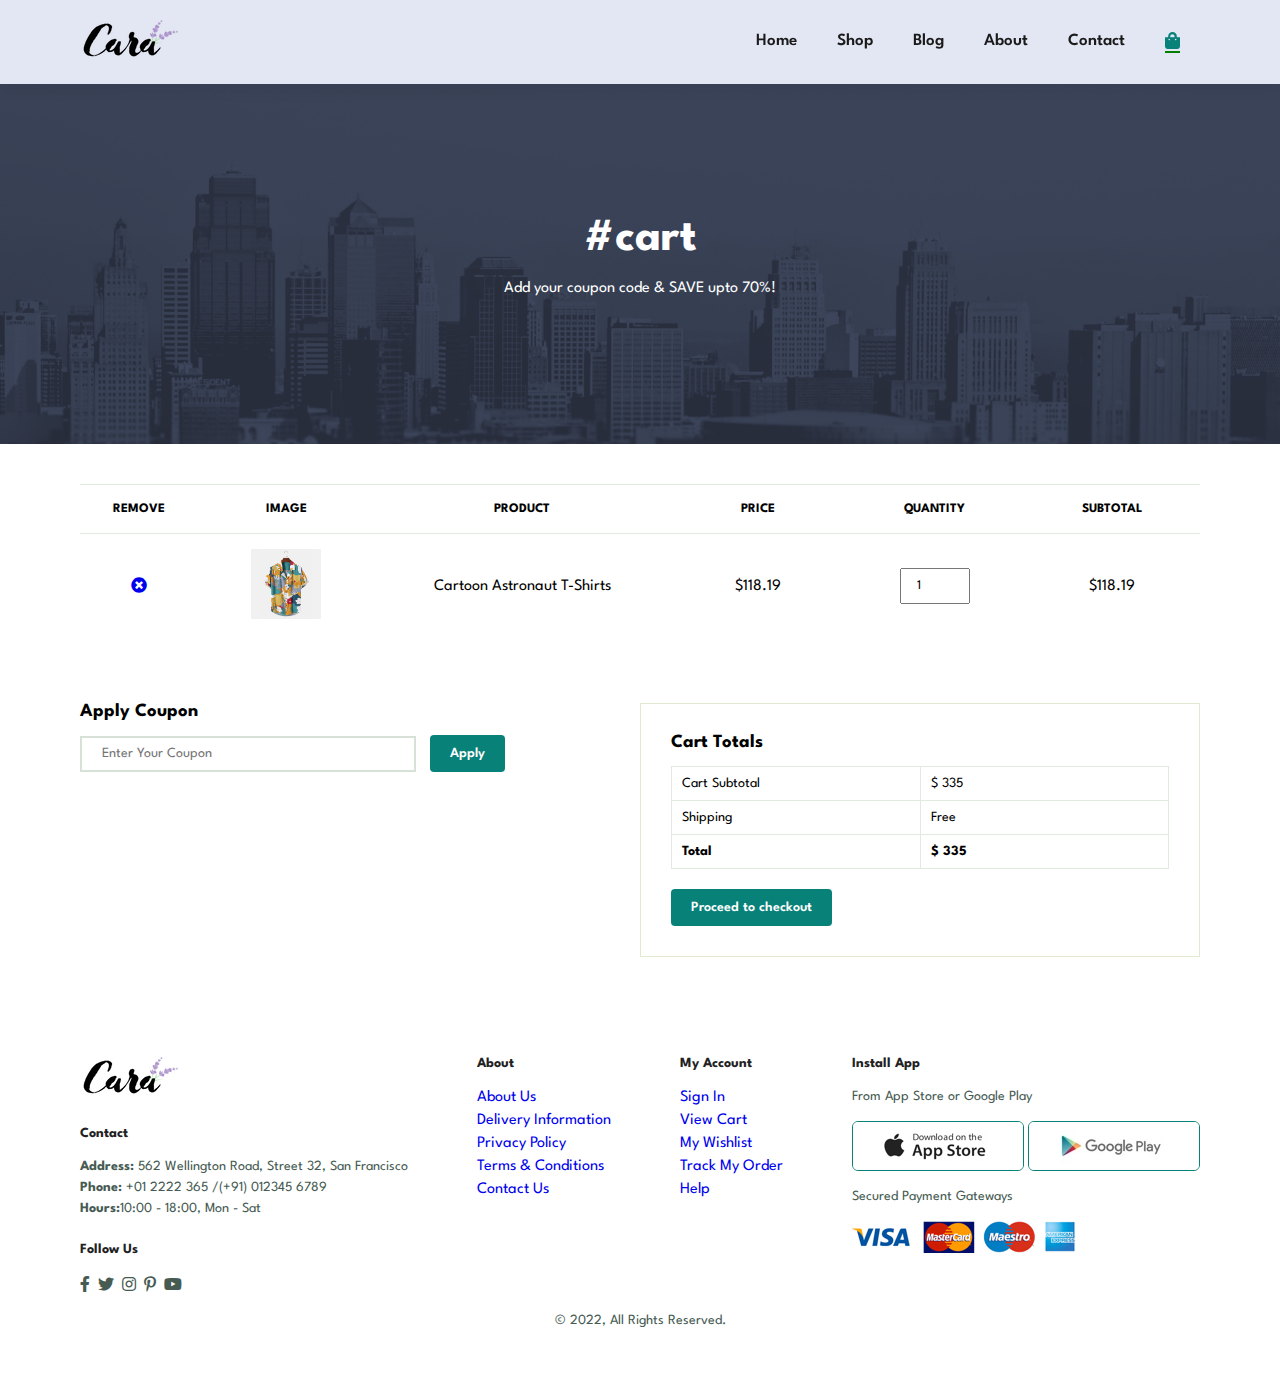
<file: cart.html>
<!DOCTYPE html>
<html lang="en">
<head>
    <meta charset="UTF-8">
    <meta http-equiv="X-UA-Compatible" content="IE=edge">
    <meta name="viewport" content="width=device-width, initial-scale=1.0">
    <title>Ecommerce website</title>
    <link rel="stylesheet" href="./style.css">
    <link rel="stylesheet" href="https://use.fontawesome.com/releases/v5.15.4/css/all.css"/></head>
<body>
    <section class="header">
        <a href="#"><img src="./images/logo.png" alt=""></a>
        <div>
            <ul  class="navbar">
                <a href="#" id="close"><i class="fas fa-times"></i></a>
                <li><a href="index.html">Home</a></li>
                <li><a href="shop.html">Shop</a></li>
                <li><a href="blog.html">Blog</a></li>
                <li><a href="about.html">About</a></li>
                <li><a href="contact.html">Contact</a></li>
                <li class="lg-bag ">
                    <a href="#" class="active">
                        <i class="fas fa-shopping-bag"></i>
                    </a>
                </li>
                
            </ul>
        </div>
        <div class="mobile">
            <a href="">
                <i class="fas fa-shopping-bag"></i>
            </a>
            <i id="bar" class="fas fa-outdent"></i>

        </div>
    </section>
    <section class="page-header about-header">
        <h2>#cart</h2>
        <p>Add your coupon code & SAVE upto 70%!</p>
    </section>
    <section class="cart section-p1">
        <table>
            <thead>
                <tr>
                    <td>Remove</td>
                    <td>Image</td>
                    <td>Product</td>
                    <td>Price</td>
                    <td>Quantity</td>
                    <td>Subtotal</td>
                </tr>
            </thead>
            <tbody>
                <tr>
                    <td><a href="#"><i class="fas fa-times-circle"></i></a></td>
                    <td><img id="cartImg" src="./images/products/f1.jpg" alt=""></td>
                    <td>Cartoon Astronaut T-Shirts</td>
                    <td>$118.19</td>
                    <td><input type="number" value="1"></td>
                    <td>$118.19</td>
                </tr>
                
            </tbody>
        </table>
    </section>
    <section class="cart-add section-p1">
        <div class="coupon">
            <h3>Apply Coupon</h3>
            <div>
                <input type="text" placeholder="Enter Your Coupon">
                <button class="normal">Apply</button>
            </div>
        </div>
        <div class="subtotal">
            <h3>Cart Totals</h3>
            <table>
                <tr>
                    <td>Cart Subtotal</td>
                    <td>$ 335</td>
                </tr>
                <tr>
                    <td>Shipping</td>
                    <td>Free</td>
                </tr>
                <tr>
                    <td><strong>Total</strong></td>
                    <td><strong>$ 335</strong></td>
                </tr>
            </table>
            <button class="normal">Proceed to checkout</button>
        </div>        
    </section>
    <footer class="section-p1">
        <div class="col">
            <img class="logo" src="./images/logo.png" alt="">
            <h4>Contact</h4>
            <p><strong>Address: </strong> 562 Wellington Road, Street 32, San Francisco</p>
            <p><strong>Phone: </strong> +01 2222 365 /(+91) 012345 6789</p>
            <p><strong>Hours:</strong>10:00 - 18:00, Mon - Sat </p>
            <div class="follow">
                <h4>Follow Us</h4>
                <div class="icon">
                    <i class="fab fa-facebook-f"></i>
                    <i class="fab fa-twitter"></i>
                    <i class="fab fa-instagram"></i>
                    <i class="fab fa-pinterest-p"></i>
                    <i class="fab fa-youtube"></i>
                </div>
            </div>
        </div>
        <div class="col">
            <h4>About </h4>
            <a href="#">About Us</a>
            <a href="#">Delivery Information</a>
            <a href="#">Privacy Policy</a>
            <a href="#">Terms & Conditions</a>
            <a href="#">Contact Us</a>
        </div>
        <div class="col">   
            <h4>My Account</h4>
            <a href="#">Sign In</a>
            <a href="#">View Cart</a>
            <a href="#">My Wishlist</a>
            <a href="#">Track My Order</a>
            <a href="#">Help</a>
        </div>
        <div class="col install">
            <h4>Install App</h4>
            <p>From App Store or Google Play</p>
            <div class="row">
                <img src="./images/pay/app.jpg" alt="">
                <img src="./images/pay/play.jpg" alt="">
            </div>
            <p>Secured Payment Gateways</p>
            <img src="./images/pay/pay.png" alt="">
        </div>
        <div class="copyright">
            <p>© 2022, All Rights Reserved.</p>
        </div>
    </footer>
    

    <script src="./app.js"></script>
</body>
</html>
</file>
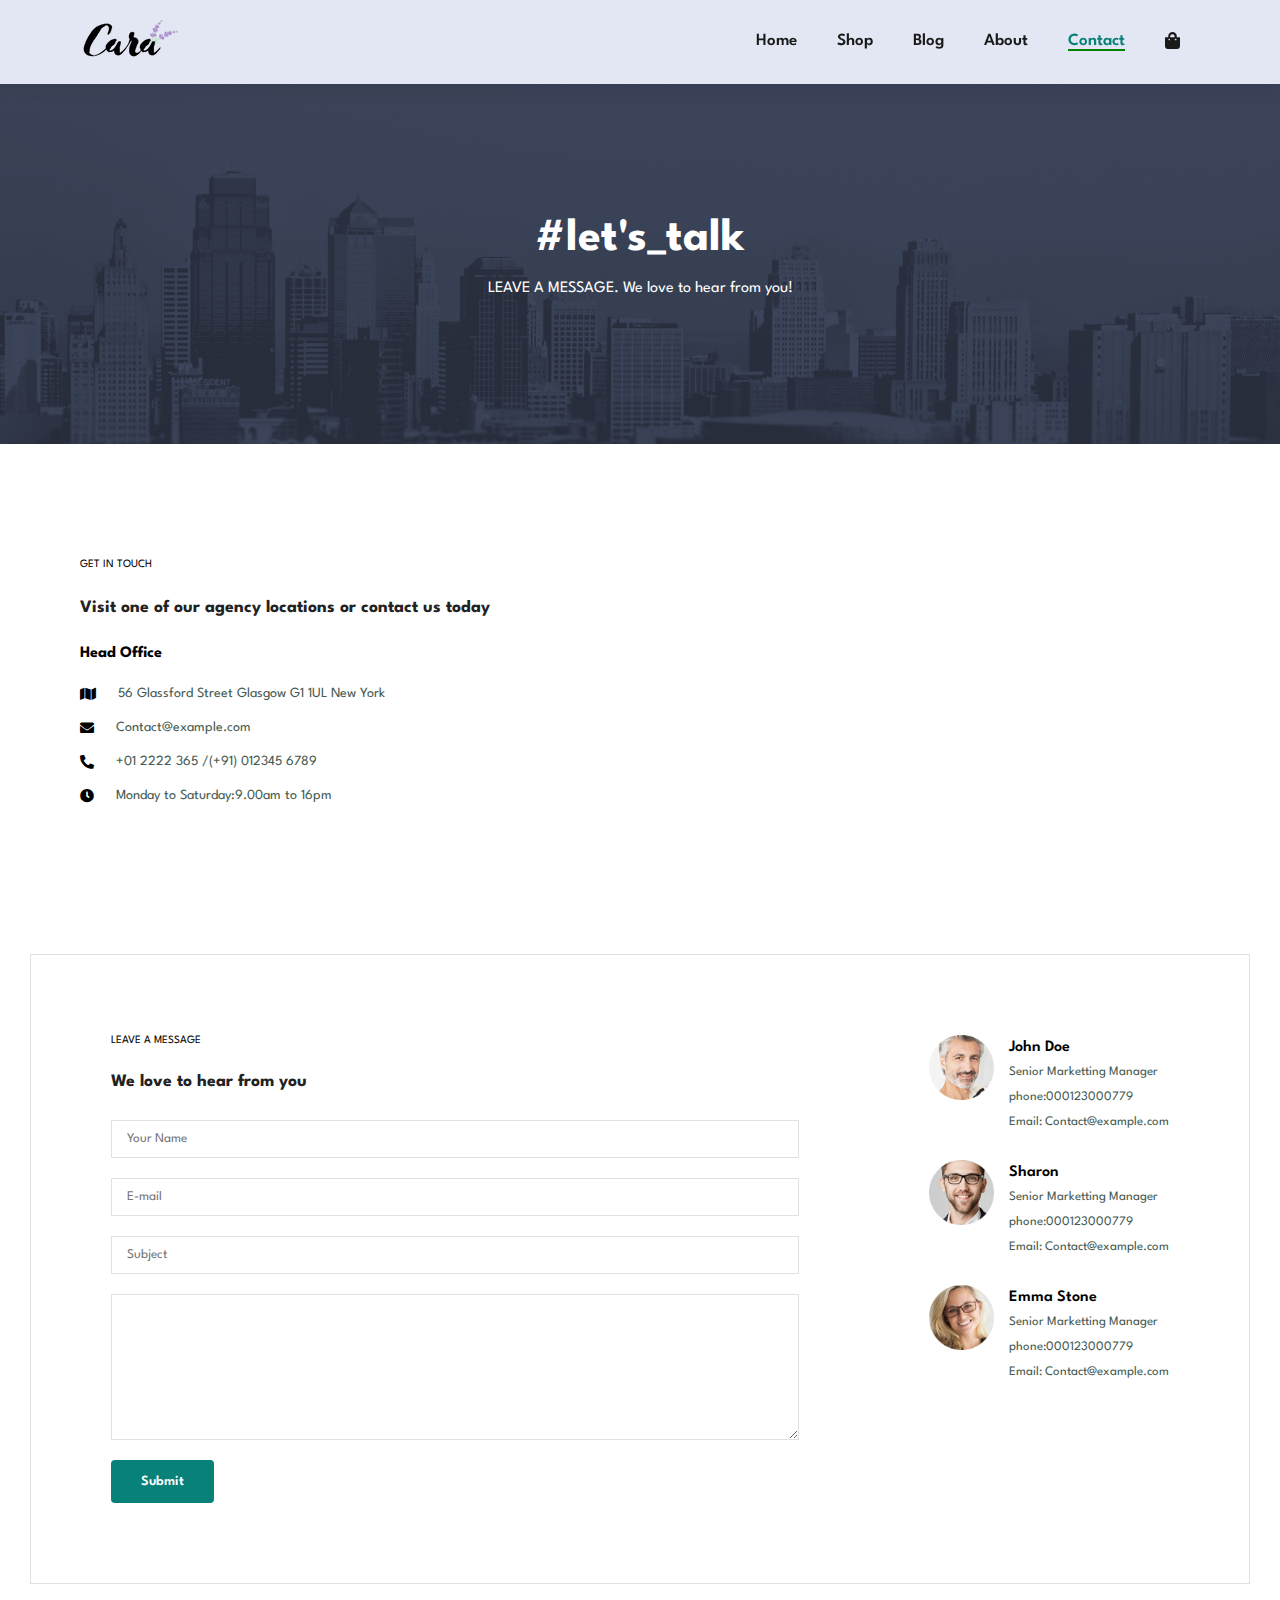
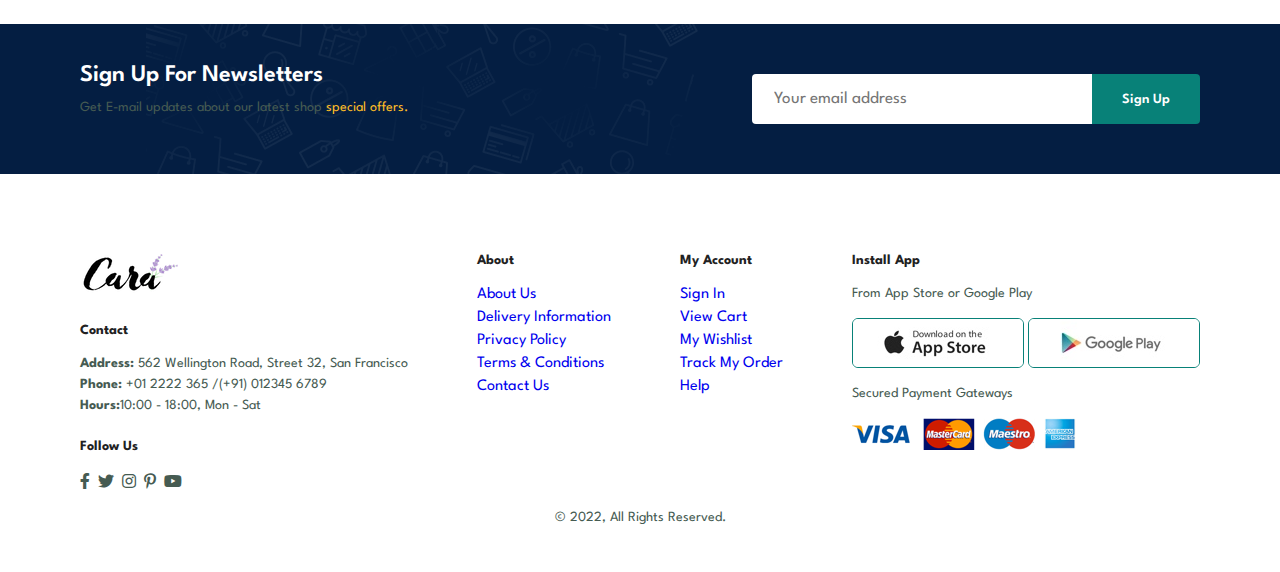
<file: contact.html>
<!DOCTYPE html>
<html lang="en">
<head>
    <meta charset="UTF-8">
    <meta http-equiv="X-UA-Compatible" content="IE=edge">
    <meta name="viewport" content="width=device-width, initial-scale=1.0">
    <title>Ecommerce website</title>
    <link rel="stylesheet" href="./style.css">
    <link rel="stylesheet" href="https://use.fontawesome.com/releases/v5.15.4/css/all.css"/></head>
<body>
    <section class="header">
        <a href="#"><img src="./images/logo.png" alt=""></a>
        <div>
            <ul  class="navbar">
                <a href="#" id="close"><i class="fas fa-times"></i></a>
                <li><a href="index.html">Home</a></li>
                <li><a href="shop.html">Shop</a></li>
                <li><a href="blog.html">Blog</a></li>
                <li><a href="about.html">About</a></li>
                <li><a href="#" class="active">Contact</a></li>
                <li class="lg-bag">
                    <a href="cart.html">
                        <i class="fas fa-shopping-bag"></i>
                    </a>
                </li>
                
            </ul>
        </div>
        <div class="mobile">
            <a href="">
                <svg stroke="currentColor" fill="currentColor" stroke-width="0" viewBox="0 0 512 512" height="2rem" width="2rem" xmlns="http://www.w3.org/2000/svg">
                    <path d="M25.45 63.043l-4.364 17.463 8.73 2.18L90.44 97.846l29.402 44.1 62.44 187.32-36.845 73.693h17.827c-2.086 4.238-3.264 8.99-3.264 14 0 17.567 14.433 32 32 32s32-14.433 32-32c0-5.01-1.178-9.762-3.264-14h102.528c-2.086 4.238-3.264 8.99-3.264 14 0 17.567 14.433 32 32 32s32-14.433 32-32c0-5.01-1.178-9.762-3.264-14H393v-18H174.562l23-46h192.924l70-210h-327.67L101.56 82.07 34.183 65.227l-8.733-2.184zm115.038 83.914H231v46h-75.178l-15.334-46zm108.512 0h78v46h-78v-46zm96 0h90.512l-15.334 46H345v-46zm-183.18 64H231v46h-53.846l-15.334-46zm87.18 0h78v46h-78v-46zm96 0h69.18l-15.334 46H345v-46zm-161.846 64H231v46h-32.514l-15.332-46zm65.846 0h78v46h-78v-46zm96 0h47.846l-15.332 46H345v-46zm-153 128c7.84 0 14 6.16 14 14s-6.16 14-14 14-14-6.16-14-14 6.16-14 14-14zm160 0c7.84 0 14 6.16 14 14s-6.16 14-14 14-14-6.16-14-14 6.16-14 14-14z"></path>
                </svg>
            </a>
            <i id="bar" class="fas fa-outdent"></i>

        </div>
    </section>
    <section class="page-header about-header">
        <h2>#let's_talk</h2>
        <p>LEAVE A MESSAGE. We love to hear from you!</p>
    </section>
    <section class="contact-details section-p1">
        <div class="details">
            <span>GET IN TOUCH</span>
            <h2>Visit one of our agency locations or contact us today</h2>
            <h3>Head Office</h3>
            <div>
                <li>
                    <i class="fas fa-map"></i>
                    <p>56 Glassford Street Glasgow G1 1UL New York</p>
                </li>
                <li>
                    <i class="fas fa-envelope"></i>
                    <p>Contact@example.com</p>
                </li>
                <li>
                    <i class="fas fa-phone-alt"></i>
                    <p>+01 2222 365 /(+91) 012345 6789</p>
                </li>
                <li>
                    <i class="fas fa-clock"></i>
                    <p>Monday to Saturday:9.00am to 16pm</p>
                </li>
            </div>
        </div>
        <div class="map">
            <iframe src="https://www.google.com/maps/embed?pb=!1m18!1m12!1m3!1d3886.530913960678!2d80.2813200133672!3d13.065503290794304!2m3!1f0!2f0!3f0!3m2!1i1024!2i768!4f13.1!3m3!1m2!1s0x3a52695b232bd18d%3A0x8491145b8e6d0dde!2sMadras%20University%20entrance%20arch!5e0!3m2!1sen!2sin!4v1663332644236!5m2!1sen!2sin" width="600" height="450" style="border:0;" allowfullscreen="" loading="lazy" referrerpolicy="no-referrer-when-downgrade"></iframe>
        </div>
    </section>
    <section class="form-details">
        <form action="">
            <span>LEAVE A MESSAGE</span>
            <h2>We love to hear from you</h2>
            <input type="text" placeholder="Your Name">
            <input type="text" placeholder="E-mail">
            <input type="text" placeholder="Subject">
            <textarea name="" id="" cols="30" rows="10" placeholder="Your Message">
            </textarea>
            <button class="normal">Submit</button>
        </form>
        <div class="people">
            <div>
                <img src="./images/people/1.png" alt="">
                <p><span>John Doe</span> Senior Marketting Manager <br>
                   phone:000123000779 <br> Email: Contact@example.com
                </p>
            </div>
            <div>
                <img src="./images/people/2.png" alt="">
                <p><span>Sharon</span> Senior Marketting Manager <br>
                   phone:000123000779 <br> Email: Contact@example.com
                </p>
            </div>
            <div>
                <img src="./images/people/3.png" alt="">
                <p><span>Emma Stone</span> Senior Marketting Manager <br>
                   phone:000123000779 <br> Email: Contact@example.com
                </p>
            </div>
        </div>
    </section>
    <section class="newsletter section-p1 section-m1">
        <div class="newstext">
            <h4>Sign Up For Newsletters</h4>
            <p>Get E-mail updates about our latest shop <span>special offers.</span></p>
        </div>
        <div class="form">
            <input type="text" placeholder="Your email address">
            <button class="normal">Sign Up</button>
        </div>

    </section>
    <footer class="section-p1">
        <div class="col">
            <img class="logo" src="./images/logo.png" alt="">
            <h4>Contact</h4>
            <p><strong>Address: </strong> 562 Wellington Road, Street 32, San Francisco</p>
            <p><strong>Phone: </strong> +01 2222 365 /(+91) 012345 6789</p>
            <p><strong>Hours:</strong>10:00 - 18:00, Mon - Sat </p>
            <div class="follow">
                <h4>Follow Us</h4>
                <div class="icon">
                    <i class="fab fa-facebook-f"></i>
                    <i class="fab fa-twitter"></i>
                    <i class="fab fa-instagram"></i>
                    <i class="fab fa-pinterest-p"></i>
                    <i class="fab fa-youtube"></i>
                </div>
            </div>
        </div>
        <div class="col">
            <h4>About </h4>
            <a href="#">About Us</a>
            <a href="#">Delivery Information</a>
            <a href="#">Privacy Policy</a>
            <a href="#">Terms & Conditions</a>
            <a href="#">Contact Us</a>
        </div>
        <div class="col">   
            <h4>My Account</h4>
            <a href="#">Sign In</a>
            <a href="#">View Cart</a>
            <a href="#">My Wishlist</a>
            <a href="#">Track My Order</a>
            <a href="#">Help</a>
        </div>
        <div class="col install">
            <h4>Install App</h4>
            <p>From App Store or Google Play</p>
            <div class="row">
                <img src="./images/pay/app.jpg" alt="">
                <img src="./images/pay/play.jpg" alt="">
            </div>
            <p>Secured Payment Gateways</p>
            <img src="./images/pay/pay.png" alt="">
        </div>
        <div class="copyright">
            <p>© 2022, All Rights Reserved.</p>
        </div>
    </footer>
    

    <script src="./app.js"></script>
</body>
</html>
</file>
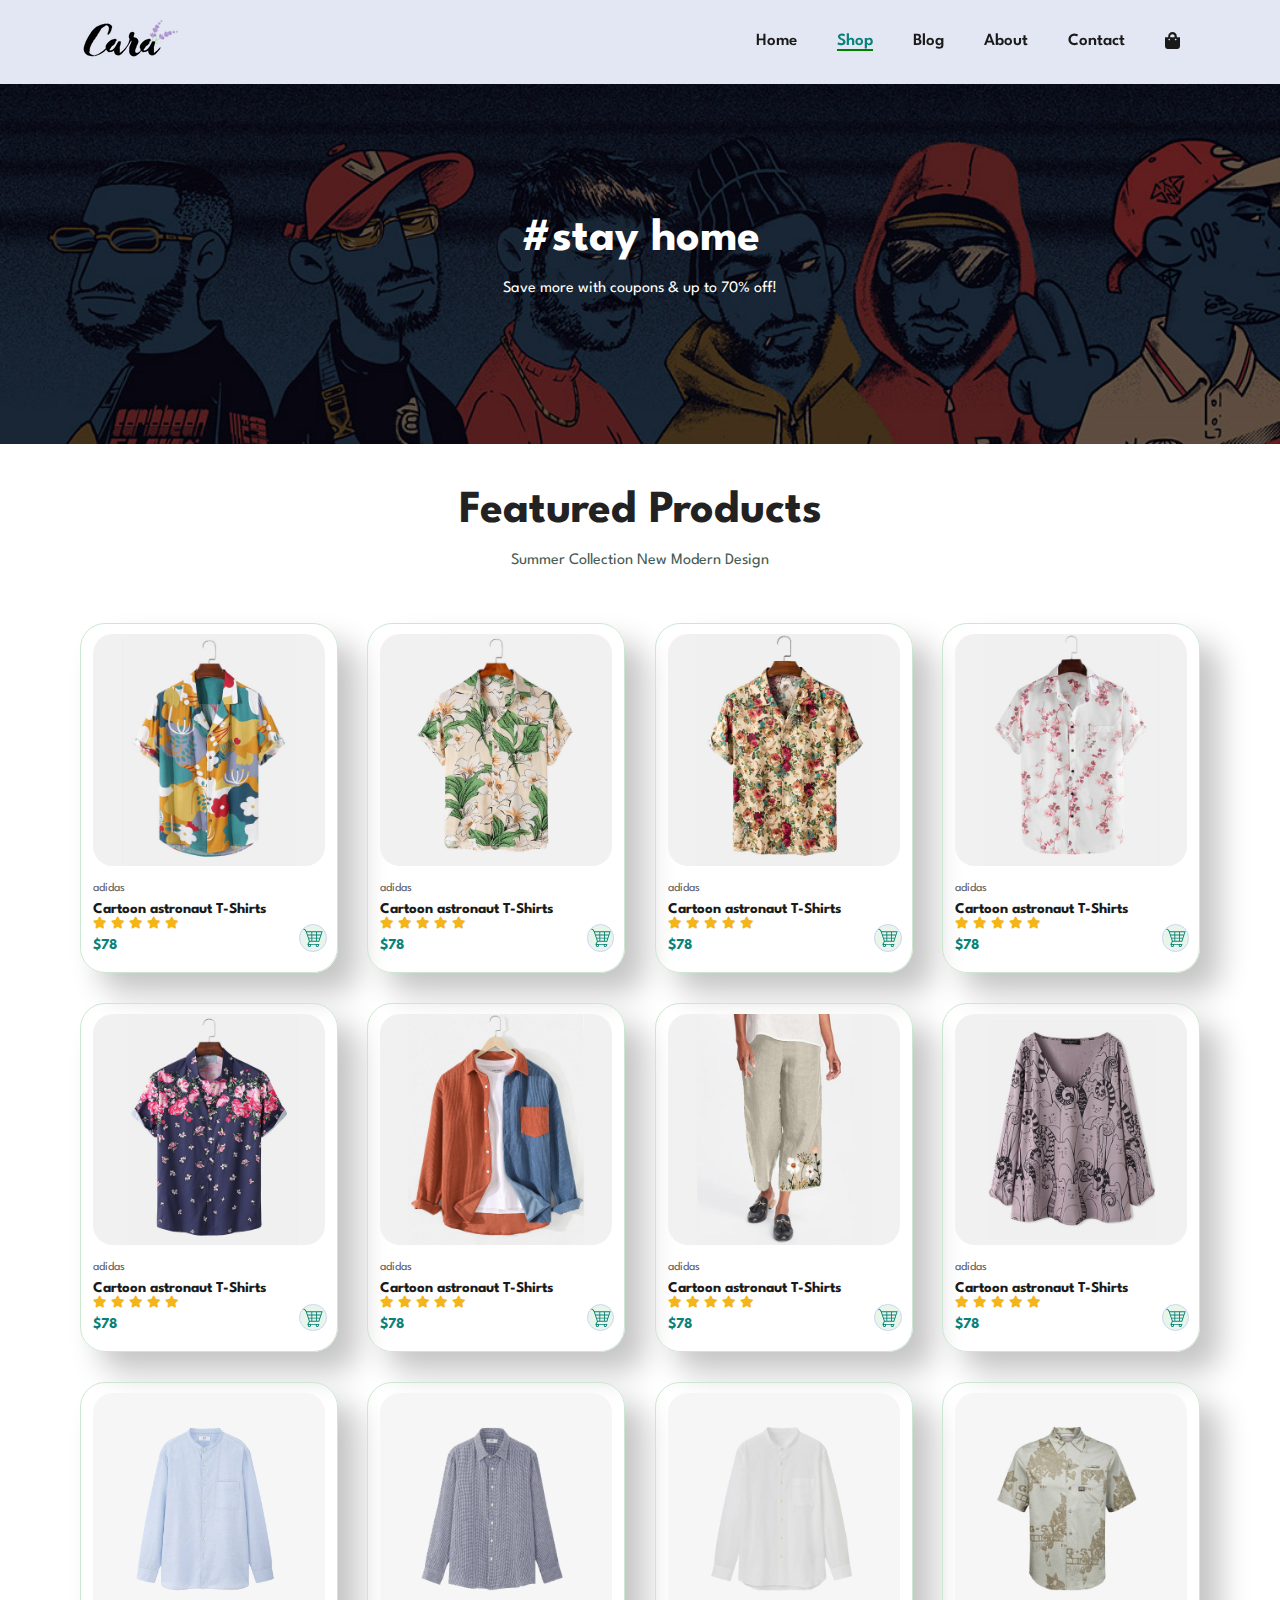
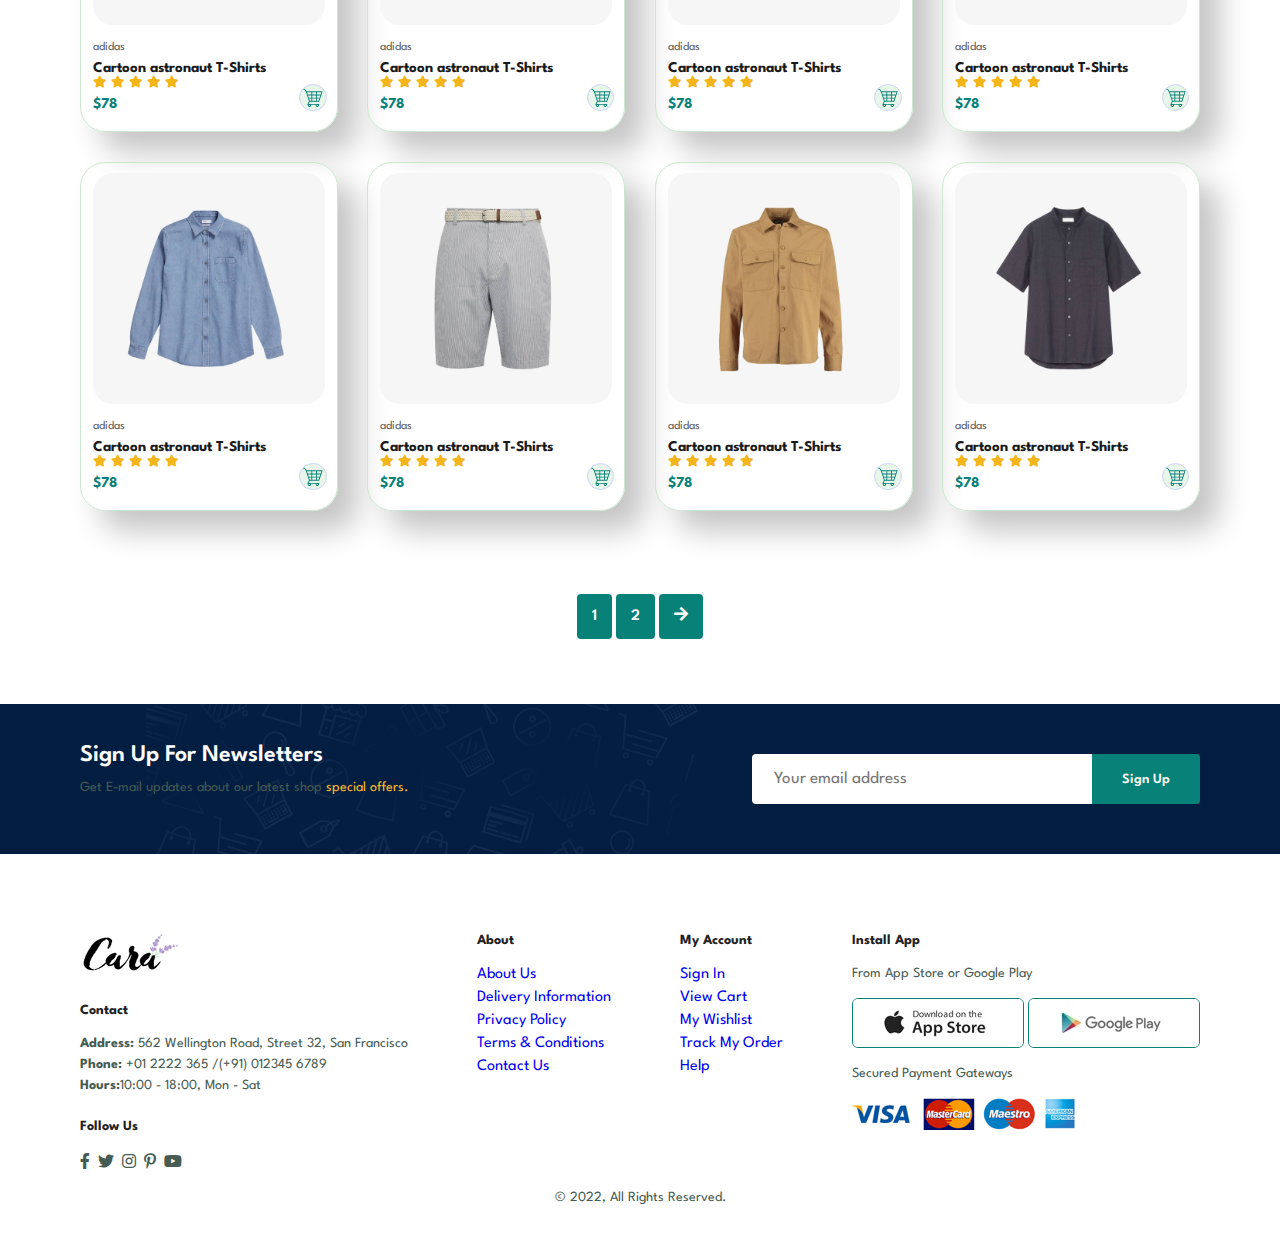
<file: shop.html>
<!DOCTYPE html>
<html lang="en">
<head>
    <meta charset="UTF-8">
    <meta http-equiv="X-UA-Compatible" content="IE=edge">
    <meta name="viewport" content="width=device-width, initial-scale=1.0">
    <title>Ecommerce website</title>
    <link rel="stylesheet" href="./style.css">
    <link rel="stylesheet" href="https://use.fontawesome.com/releases/v5.15.4/css/all.css"/></head>
<body>
    <section class="header">
        <a href="#"><img src="./images/logo.png" alt=""></a>
        <div>
            <ul  class="navbar">
                <a href="#" id="close"><i class="fas fa-times"></i></a>
                <li><a href="index.html">Home</a></li>
                <li><a class="active" href="#">Shop</a></li>
                <li><a href="blog.html">Blog</a></li>
                <li><a href="about.html">About</a></li>
                <li><a href="contact.html">Contact</a></li>
                <li class="lg-bag">
                    <a class="activ" href="cart.html">
                        <i class="fas fa-shopping-bag"></i>
                    </a>
                </li>
                
            </ul>
        </div>
        <div class="mobile">
            <a href="">
                <svg stroke="currentColor" fill="currentColor" stroke-width="0" viewBox="0 0 512 512" height="2rem" width="2rem" xmlns="http://www.w3.org/2000/svg">
                    <path d="M25.45 63.043l-4.364 17.463 8.73 2.18L90.44 97.846l29.402 44.1 62.44 187.32-36.845 73.693h17.827c-2.086 4.238-3.264 8.99-3.264 14 0 17.567 14.433 32 32 32s32-14.433 32-32c0-5.01-1.178-9.762-3.264-14h102.528c-2.086 4.238-3.264 8.99-3.264 14 0 17.567 14.433 32 32 32s32-14.433 32-32c0-5.01-1.178-9.762-3.264-14H393v-18H174.562l23-46h192.924l70-210h-327.67L101.56 82.07 34.183 65.227l-8.733-2.184zm115.038 83.914H231v46h-75.178l-15.334-46zm108.512 0h78v46h-78v-46zm96 0h90.512l-15.334 46H345v-46zm-183.18 64H231v46h-53.846l-15.334-46zm87.18 0h78v46h-78v-46zm96 0h69.18l-15.334 46H345v-46zm-161.846 64H231v46h-32.514l-15.332-46zm65.846 0h78v46h-78v-46zm96 0h47.846l-15.332 46H345v-46zm-153 128c7.84 0 14 6.16 14 14s-6.16 14-14 14-14-6.16-14-14 6.16-14 14-14zm160 0c7.84 0 14 6.16 14 14s-6.16 14-14 14-14-6.16-14-14 6.16-14 14-14z"></path>
                </svg>
            </a>
            <i id="bar" class="fas fa-outdent"></i>

        </div>
    </section>
    <section class="page-header">
        <h2>#stay home</h2>
        <p>Save more with coupons & up to 70% off!</p>
    </section>
    <section class="product1 section-p1">
        <h2>Featured Products</h2>
        <p>Summer Collection New Modern Design</p>
        <div class="pro-container">
            <div class="pro">
                <a href="sproduct.html"><img src="./images/products/f1.jpg" alt=""></a>
                <div class="des">
                    <span>adidas</span>
                    <h5>Cartoon astronaut T-Shirts</h5>
                    <div class="star">
                        <i class="fas fa-star"></i>
                        <i class="fas fa-star"></i>
                        <i class="fas fa-star"></i>
                        <i class="fas fa-star"></i>
                        <i class="fas fa-star"></i>
                    </div>
                    <h4>$78</h4>
                </div>
                <a href="" class="cart">
                <svg stroke="currentColor" fill="currentColor" stroke-width="0" viewBox="0 0 512 512" height="1.7rem" width="1.7rem" xmlns="http://www.w3.org/2000/svg">
                    <path d="M25.45 63.043l-4.364 17.463 8.73 2.18L90.44 97.846l29.402 44.1 62.44 187.32-36.845 73.693h17.827c-2.086 4.238-3.264 8.99-3.264 14 0 17.567 14.433 32 32 32s32-14.433 32-32c0-5.01-1.178-9.762-3.264-14h102.528c-2.086 4.238-3.264 8.99-3.264 14 0 17.567 14.433 32 32 32s32-14.433 32-32c0-5.01-1.178-9.762-3.264-14H393v-18H174.562l23-46h192.924l70-210h-327.67L101.56 82.07 34.183 65.227l-8.733-2.184zm115.038 83.914H231v46h-75.178l-15.334-46zm108.512 0h78v46h-78v-46zm96 0h90.512l-15.334 46H345v-46zm-183.18 64H231v46h-53.846l-15.334-46zm87.18 0h78v46h-78v-46zm96 0h69.18l-15.334 46H345v-46zm-161.846 64H231v46h-32.514l-15.332-46zm65.846 0h78v46h-78v-46zm96 0h47.846l-15.332 46H345v-46zm-153 128c7.84 0 14 6.16 14 14s-6.16 14-14 14-14-6.16-14-14 6.16-14 14-14zm160 0c7.84 0 14 6.16 14 14s-6.16 14-14 14-14-6.16-14-14 6.16-14 14-14z"></path>
                </svg>
                </a>
            </div>
            <div class="pro">
                <a href="sproduct.html"><img src="./images/products/f2.jpg" alt=""></a>
                <div class="des">
                    <span>adidas</span>
                    <h5>Cartoon astronaut T-Shirts</h5>
                    <div class="star">
                        <i class="fas fa-star"></i>
                        <i class="fas fa-star"></i>
                        <i class="fas fa-star"></i>
                        <i class="fas fa-star"></i>
                        <i class="fas fa-star"></i>
                    </div>
                    <h4>$78</h4>
                </div>
                <a href="" class="cart">
                <svg stroke="currentColor" fill="currentColor" stroke-width="0" viewBox="0 0 512 512" height="1.7rem" width="1.7rem" xmlns="http://www.w3.org/2000/svg">
                    <path d="M25.45 63.043l-4.364 17.463 8.73 2.18L90.44 97.846l29.402 44.1 62.44 187.32-36.845 73.693h17.827c-2.086 4.238-3.264 8.99-3.264 14 0 17.567 14.433 32 32 32s32-14.433 32-32c0-5.01-1.178-9.762-3.264-14h102.528c-2.086 4.238-3.264 8.99-3.264 14 0 17.567 14.433 32 32 32s32-14.433 32-32c0-5.01-1.178-9.762-3.264-14H393v-18H174.562l23-46h192.924l70-210h-327.67L101.56 82.07 34.183 65.227l-8.733-2.184zm115.038 83.914H231v46h-75.178l-15.334-46zm108.512 0h78v46h-78v-46zm96 0h90.512l-15.334 46H345v-46zm-183.18 64H231v46h-53.846l-15.334-46zm87.18 0h78v46h-78v-46zm96 0h69.18l-15.334 46H345v-46zm-161.846 64H231v46h-32.514l-15.332-46zm65.846 0h78v46h-78v-46zm96 0h47.846l-15.332 46H345v-46zm-153 128c7.84 0 14 6.16 14 14s-6.16 14-14 14-14-6.16-14-14 6.16-14 14-14zm160 0c7.84 0 14 6.16 14 14s-6.16 14-14 14-14-6.16-14-14 6.16-14 14-14z"></path>
                </svg>
                </a>
            </div>
            <div class="pro">
                <a href="sproduct.html"><img src="./images/products/f3.jpg" alt=""></a>
                <div class="des">
                    <span>adidas</span>
                    <h5>Cartoon astronaut T-Shirts</h5>
                    <div class="star">
                        <i class="fas fa-star"></i>
                        <i class="fas fa-star"></i>
                        <i class="fas fa-star"></i>
                        <i class="fas fa-star"></i>
                        <i class="fas fa-star"></i>
                    </div>
                    <h4>$78</h4>
                </div>
                <a href="" class="cart">
                <svg stroke="currentColor" fill="currentColor" stroke-width="0" viewBox="0 0 512 512" height="1.7rem" width="1.7rem" xmlns="http://www.w3.org/2000/svg">
                    <path d="M25.45 63.043l-4.364 17.463 8.73 2.18L90.44 97.846l29.402 44.1 62.44 187.32-36.845 73.693h17.827c-2.086 4.238-3.264 8.99-3.264 14 0 17.567 14.433 32 32 32s32-14.433 32-32c0-5.01-1.178-9.762-3.264-14h102.528c-2.086 4.238-3.264 8.99-3.264 14 0 17.567 14.433 32 32 32s32-14.433 32-32c0-5.01-1.178-9.762-3.264-14H393v-18H174.562l23-46h192.924l70-210h-327.67L101.56 82.07 34.183 65.227l-8.733-2.184zm115.038 83.914H231v46h-75.178l-15.334-46zm108.512 0h78v46h-78v-46zm96 0h90.512l-15.334 46H345v-46zm-183.18 64H231v46h-53.846l-15.334-46zm87.18 0h78v46h-78v-46zm96 0h69.18l-15.334 46H345v-46zm-161.846 64H231v46h-32.514l-15.332-46zm65.846 0h78v46h-78v-46zm96 0h47.846l-15.332 46H345v-46zm-153 128c7.84 0 14 6.16 14 14s-6.16 14-14 14-14-6.16-14-14 6.16-14 14-14zm160 0c7.84 0 14 6.16 14 14s-6.16 14-14 14-14-6.16-14-14 6.16-14 14-14z"></path>
                </svg>
                </a>
            </div>
            <div class="pro">
                <a href="sproduct.html"><img src="./images/products/f4.jpg" alt=""></a>
                <div class="des">
                    <span>adidas</span>
                    <h5>Cartoon astronaut T-Shirts</h5>
                    <div class="star">
                        <i class="fas fa-star"></i>
                        <i class="fas fa-star"></i>
                        <i class="fas fa-star"></i>
                        <i class="fas fa-star"></i>
                        <i class="fas fa-star"></i>
                    </div>
                    <h4>$78</h4>
                </div>
                <a href="" class="cart">
                <svg stroke="currentColor" fill="currentColor" stroke-width="0" viewBox="0 0 512 512" height="1.7rem" width="1.7rem" xmlns="http://www.w3.org/2000/svg">
                    <path d="M25.45 63.043l-4.364 17.463 8.73 2.18L90.44 97.846l29.402 44.1 62.44 187.32-36.845 73.693h17.827c-2.086 4.238-3.264 8.99-3.264 14 0 17.567 14.433 32 32 32s32-14.433 32-32c0-5.01-1.178-9.762-3.264-14h102.528c-2.086 4.238-3.264 8.99-3.264 14 0 17.567 14.433 32 32 32s32-14.433 32-32c0-5.01-1.178-9.762-3.264-14H393v-18H174.562l23-46h192.924l70-210h-327.67L101.56 82.07 34.183 65.227l-8.733-2.184zm115.038 83.914H231v46h-75.178l-15.334-46zm108.512 0h78v46h-78v-46zm96 0h90.512l-15.334 46H345v-46zm-183.18 64H231v46h-53.846l-15.334-46zm87.18 0h78v46h-78v-46zm96 0h69.18l-15.334 46H345v-46zm-161.846 64H231v46h-32.514l-15.332-46zm65.846 0h78v46h-78v-46zm96 0h47.846l-15.332 46H345v-46zm-153 128c7.84 0 14 6.16 14 14s-6.16 14-14 14-14-6.16-14-14 6.16-14 14-14zm160 0c7.84 0 14 6.16 14 14s-6.16 14-14 14-14-6.16-14-14 6.16-14 14-14z"></path>
                </svg>
                </a>
            </div>
            <div class="pro">
                <a href="sproduct.html"><img src="./images/products/f5.jpg" alt=""></a>
                <div class="des">
                    <span>adidas</span>
                    <h5>Cartoon astronaut T-Shirts</h5>
                    <div class="star">
                        <i class="fas fa-star"></i>
                        <i class="fas fa-star"></i>
                        <i class="fas fa-star"></i>
                        <i class="fas fa-star"></i>
                        <i class="fas fa-star"></i>
                    </div>
                    <h4>$78</h4>
                </div>
                <a href="" class="cart">
                <svg stroke="currentColor" fill="currentColor" stroke-width="0" viewBox="0 0 512 512" height="1.7rem" width="1.7rem" xmlns="http://www.w3.org/2000/svg">
                    <path d="M25.45 63.043l-4.364 17.463 8.73 2.18L90.44 97.846l29.402 44.1 62.44 187.32-36.845 73.693h17.827c-2.086 4.238-3.264 8.99-3.264 14 0 17.567 14.433 32 32 32s32-14.433 32-32c0-5.01-1.178-9.762-3.264-14h102.528c-2.086 4.238-3.264 8.99-3.264 14 0 17.567 14.433 32 32 32s32-14.433 32-32c0-5.01-1.178-9.762-3.264-14H393v-18H174.562l23-46h192.924l70-210h-327.67L101.56 82.07 34.183 65.227l-8.733-2.184zm115.038 83.914H231v46h-75.178l-15.334-46zm108.512 0h78v46h-78v-46zm96 0h90.512l-15.334 46H345v-46zm-183.18 64H231v46h-53.846l-15.334-46zm87.18 0h78v46h-78v-46zm96 0h69.18l-15.334 46H345v-46zm-161.846 64H231v46h-32.514l-15.332-46zm65.846 0h78v46h-78v-46zm96 0h47.846l-15.332 46H345v-46zm-153 128c7.84 0 14 6.16 14 14s-6.16 14-14 14-14-6.16-14-14 6.16-14 14-14zm160 0c7.84 0 14 6.16 14 14s-6.16 14-14 14-14-6.16-14-14 6.16-14 14-14z"></path>
                </svg>
                </a>
            </div>
            <div class="pro">
                <a href="sproduct.html"><img src="./images/products/f6.jpg" alt=""></a>
                <div class="des">
                    <span>adidas</span>
                    <h5>Cartoon astronaut T-Shirts</h5>
                    <div class="star">
                        <i class="fas fa-star"></i>
                        <i class="fas fa-star"></i>
                        <i class="fas fa-star"></i>
                        <i class="fas fa-star"></i>
                        <i class="fas fa-star"></i>
                    </div>
                    <h4>$78</h4>
                </div>
                <a href="" class="cart">
                <svg stroke="currentColor" fill="currentColor" stroke-width="0" viewBox="0 0 512 512" height="1.7rem" width="1.7rem" xmlns="http://www.w3.org/2000/svg">
                    <path d="M25.45 63.043l-4.364 17.463 8.73 2.18L90.44 97.846l29.402 44.1 62.44 187.32-36.845 73.693h17.827c-2.086 4.238-3.264 8.99-3.264 14 0 17.567 14.433 32 32 32s32-14.433 32-32c0-5.01-1.178-9.762-3.264-14h102.528c-2.086 4.238-3.264 8.99-3.264 14 0 17.567 14.433 32 32 32s32-14.433 32-32c0-5.01-1.178-9.762-3.264-14H393v-18H174.562l23-46h192.924l70-210h-327.67L101.56 82.07 34.183 65.227l-8.733-2.184zm115.038 83.914H231v46h-75.178l-15.334-46zm108.512 0h78v46h-78v-46zm96 0h90.512l-15.334 46H345v-46zm-183.18 64H231v46h-53.846l-15.334-46zm87.18 0h78v46h-78v-46zm96 0h69.18l-15.334 46H345v-46zm-161.846 64H231v46h-32.514l-15.332-46zm65.846 0h78v46h-78v-46zm96 0h47.846l-15.332 46H345v-46zm-153 128c7.84 0 14 6.16 14 14s-6.16 14-14 14-14-6.16-14-14 6.16-14 14-14zm160 0c7.84 0 14 6.16 14 14s-6.16 14-14 14-14-6.16-14-14 6.16-14 14-14z"></path>
                </svg>
                </a>
            </div>
            <div class="pro">
                <a href="sproduct.html"><img src="./images/products/f7.jpg" alt=""></a>
                <div class="des">
                    <span>adidas</span>
                    <h5>Cartoon astronaut T-Shirts</h5>
                    <div class="star">
                        <i class="fas fa-star"></i>
                        <i class="fas fa-star"></i>
                        <i class="fas fa-star"></i>
                        <i class="fas fa-star"></i>
                        <i class="fas fa-star"></i>
                    </div>
                    <h4>$78</h4>
                </div>
                <a href="" class="cart">
                <svg stroke="currentColor" fill="currentColor" stroke-width="0" viewBox="0 0 512 512" height="1.7rem" width="1.7rem" xmlns="http://www.w3.org/2000/svg">
                    <path d="M25.45 63.043l-4.364 17.463 8.73 2.18L90.44 97.846l29.402 44.1 62.44 187.32-36.845 73.693h17.827c-2.086 4.238-3.264 8.99-3.264 14 0 17.567 14.433 32 32 32s32-14.433 32-32c0-5.01-1.178-9.762-3.264-14h102.528c-2.086 4.238-3.264 8.99-3.264 14 0 17.567 14.433 32 32 32s32-14.433 32-32c0-5.01-1.178-9.762-3.264-14H393v-18H174.562l23-46h192.924l70-210h-327.67L101.56 82.07 34.183 65.227l-8.733-2.184zm115.038 83.914H231v46h-75.178l-15.334-46zm108.512 0h78v46h-78v-46zm96 0h90.512l-15.334 46H345v-46zm-183.18 64H231v46h-53.846l-15.334-46zm87.18 0h78v46h-78v-46zm96 0h69.18l-15.334 46H345v-46zm-161.846 64H231v46h-32.514l-15.332-46zm65.846 0h78v46h-78v-46zm96 0h47.846l-15.332 46H345v-46zm-153 128c7.84 0 14 6.16 14 14s-6.16 14-14 14-14-6.16-14-14 6.16-14 14-14zm160 0c7.84 0 14 6.16 14 14s-6.16 14-14 14-14-6.16-14-14 6.16-14 14-14z"></path>
                </svg>
                </a>
            </div>
            <div class="pro">
                <a href="sproduct.html"><img src="./images/products/f8.jpg" alt=""></a>
                <div class="des">
                    <span>adidas</span>
                    <h5>Cartoon astronaut T-Shirts</h5>
                    <div class="star">
                        <i class="fas fa-star"></i>
                        <i class="fas fa-star"></i>
                        <i class="fas fa-star"></i>
                        <i class="fas fa-star"></i>
                        <i class="fas fa-star"></i>
                    </div>
                    <h4>$78</h4>
                </div>
                <a href="" class="cart">
                <svg stroke="currentColor" fill="currentColor" stroke-width="0" viewBox="0 0 512 512" height="1.7rem" width="1.7rem" xmlns="http://www.w3.org/2000/svg">
                    <path d="M25.45 63.043l-4.364 17.463 8.73 2.18L90.44 97.846l29.402 44.1 62.44 187.32-36.845 73.693h17.827c-2.086 4.238-3.264 8.99-3.264 14 0 17.567 14.433 32 32 32s32-14.433 32-32c0-5.01-1.178-9.762-3.264-14h102.528c-2.086 4.238-3.264 8.99-3.264 14 0 17.567 14.433 32 32 32s32-14.433 32-32c0-5.01-1.178-9.762-3.264-14H393v-18H174.562l23-46h192.924l70-210h-327.67L101.56 82.07 34.183 65.227l-8.733-2.184zm115.038 83.914H231v46h-75.178l-15.334-46zm108.512 0h78v46h-78v-46zm96 0h90.512l-15.334 46H345v-46zm-183.18 64H231v46h-53.846l-15.334-46zm87.18 0h78v46h-78v-46zm96 0h69.18l-15.334 46H345v-46zm-161.846 64H231v46h-32.514l-15.332-46zm65.846 0h78v46h-78v-46zm96 0h47.846l-15.332 46H345v-46zm-153 128c7.84 0 14 6.16 14 14s-6.16 14-14 14-14-6.16-14-14 6.16-14 14-14zm160 0c7.84 0 14 6.16 14 14s-6.16 14-14 14-14-6.16-14-14 6.16-14 14-14z"></path>
                </svg>
                </a>
            </div>
            <div class="pro">
                <a href="sproduct.html"><img src="./images/products/n1.jpg" alt=""></a>
                <div class="des">
                    <span>adidas</span>
                    <h5>Cartoon astronaut T-Shirts</h5>
                    <div class="star">
                        <i class="fas fa-star"></i>
                        <i class="fas fa-star"></i>
                        <i class="fas fa-star"></i>
                        <i class="fas fa-star"></i>
                        <i class="fas fa-star"></i>
                    </div>
                    <h4>$78</h4>
                </div>
                <a href="" class="cart">
                <svg stroke="currentColor" fill="currentColor" stroke-width="0" viewBox="0 0 512 512" height="1.7rem" width="1.7rem" xmlns="http://www.w3.org/2000/svg">
                    <path d="M25.45 63.043l-4.364 17.463 8.73 2.18L90.44 97.846l29.402 44.1 62.44 187.32-36.845 73.693h17.827c-2.086 4.238-3.264 8.99-3.264 14 0 17.567 14.433 32 32 32s32-14.433 32-32c0-5.01-1.178-9.762-3.264-14h102.528c-2.086 4.238-3.264 8.99-3.264 14 0 17.567 14.433 32 32 32s32-14.433 32-32c0-5.01-1.178-9.762-3.264-14H393v-18H174.562l23-46h192.924l70-210h-327.67L101.56 82.07 34.183 65.227l-8.733-2.184zm115.038 83.914H231v46h-75.178l-15.334-46zm108.512 0h78v46h-78v-46zm96 0h90.512l-15.334 46H345v-46zm-183.18 64H231v46h-53.846l-15.334-46zm87.18 0h78v46h-78v-46zm96 0h69.18l-15.334 46H345v-46zm-161.846 64H231v46h-32.514l-15.332-46zm65.846 0h78v46h-78v-46zm96 0h47.846l-15.332 46H345v-46zm-153 128c7.84 0 14 6.16 14 14s-6.16 14-14 14-14-6.16-14-14 6.16-14 14-14zm160 0c7.84 0 14 6.16 14 14s-6.16 14-14 14-14-6.16-14-14 6.16-14 14-14z"></path>
                </svg>
                </a>
            </div>
            <div class="pro">
                <a href="sproduct.html"><img src="./images/products/n2.jpg" alt=""></a>
                <div class="des">
                    <span>adidas</span>
                    <h5>Cartoon astronaut T-Shirts</h5>
                    <div class="star">
                        <i class="fas fa-star"></i>
                        <i class="fas fa-star"></i>
                        <i class="fas fa-star"></i>
                        <i class="fas fa-star"></i>
                        <i class="fas fa-star"></i>
                    </div>
                    <h4>$78</h4>
                </div>
                <a href="" class="cart">
                <svg stroke="currentColor" fill="currentColor" stroke-width="0" viewBox="0 0 512 512" height="1.7rem" width="1.7rem" xmlns="http://www.w3.org/2000/svg">
                    <path d="M25.45 63.043l-4.364 17.463 8.73 2.18L90.44 97.846l29.402 44.1 62.44 187.32-36.845 73.693h17.827c-2.086 4.238-3.264 8.99-3.264 14 0 17.567 14.433 32 32 32s32-14.433 32-32c0-5.01-1.178-9.762-3.264-14h102.528c-2.086 4.238-3.264 8.99-3.264 14 0 17.567 14.433 32 32 32s32-14.433 32-32c0-5.01-1.178-9.762-3.264-14H393v-18H174.562l23-46h192.924l70-210h-327.67L101.56 82.07 34.183 65.227l-8.733-2.184zm115.038 83.914H231v46h-75.178l-15.334-46zm108.512 0h78v46h-78v-46zm96 0h90.512l-15.334 46H345v-46zm-183.18 64H231v46h-53.846l-15.334-46zm87.18 0h78v46h-78v-46zm96 0h69.18l-15.334 46H345v-46zm-161.846 64H231v46h-32.514l-15.332-46zm65.846 0h78v46h-78v-46zm96 0h47.846l-15.332 46H345v-46zm-153 128c7.84 0 14 6.16 14 14s-6.16 14-14 14-14-6.16-14-14 6.16-14 14-14zm160 0c7.84 0 14 6.16 14 14s-6.16 14-14 14-14-6.16-14-14 6.16-14 14-14z"></path>
                </svg>
                </a>
            </div>
            <div class="pro">
                <a href="sproduct.html"><img src="./images/products/n3.jpg" alt=""></a>
                <div class="des">
                    <span>adidas</span>
                    <h5>Cartoon astronaut T-Shirts</h5>
                    <div class="star">
                        <i class="fas fa-star"></i>
                        <i class="fas fa-star"></i>
                        <i class="fas fa-star"></i>
                        <i class="fas fa-star"></i>
                        <i class="fas fa-star"></i>
                    </div>
                    <h4>$78</h4>
                </div>
                <a href="" class="cart">
                <svg stroke="currentColor" fill="currentColor" stroke-width="0" viewBox="0 0 512 512" height="1.7rem" width="1.7rem" xmlns="http://www.w3.org/2000/svg">
                    <path d="M25.45 63.043l-4.364 17.463 8.73 2.18L90.44 97.846l29.402 44.1 62.44 187.32-36.845 73.693h17.827c-2.086 4.238-3.264 8.99-3.264 14 0 17.567 14.433 32 32 32s32-14.433 32-32c0-5.01-1.178-9.762-3.264-14h102.528c-2.086 4.238-3.264 8.99-3.264 14 0 17.567 14.433 32 32 32s32-14.433 32-32c0-5.01-1.178-9.762-3.264-14H393v-18H174.562l23-46h192.924l70-210h-327.67L101.56 82.07 34.183 65.227l-8.733-2.184zm115.038 83.914H231v46h-75.178l-15.334-46zm108.512 0h78v46h-78v-46zm96 0h90.512l-15.334 46H345v-46zm-183.18 64H231v46h-53.846l-15.334-46zm87.18 0h78v46h-78v-46zm96 0h69.18l-15.334 46H345v-46zm-161.846 64H231v46h-32.514l-15.332-46zm65.846 0h78v46h-78v-46zm96 0h47.846l-15.332 46H345v-46zm-153 128c7.84 0 14 6.16 14 14s-6.16 14-14 14-14-6.16-14-14 6.16-14 14-14zm160 0c7.84 0 14 6.16 14 14s-6.16 14-14 14-14-6.16-14-14 6.16-14 14-14z"></path>
                </svg>
                </a>
            </div>
            <div class="pro">
                <a href="sproduct.html"><img src="./images/products/n4.jpg" alt=""></a>
                <div class="des">
                    <span>adidas</span>
                    <h5>Cartoon astronaut T-Shirts</h5>
                    <div class="star">
                        <i class="fas fa-star"></i>
                        <i class="fas fa-star"></i>
                        <i class="fas fa-star"></i>
                        <i class="fas fa-star"></i>
                        <i class="fas fa-star"></i>
                    </div>
                    <h4>$78</h4>
                </div>
                <a href="" class="cart">
                <svg stroke="currentColor" fill="currentColor" stroke-width="0" viewBox="0 0 512 512" height="1.7rem" width="1.7rem" xmlns="http://www.w3.org/2000/svg">
                    <path d="M25.45 63.043l-4.364 17.463 8.73 2.18L90.44 97.846l29.402 44.1 62.44 187.32-36.845 73.693h17.827c-2.086 4.238-3.264 8.99-3.264 14 0 17.567 14.433 32 32 32s32-14.433 32-32c0-5.01-1.178-9.762-3.264-14h102.528c-2.086 4.238-3.264 8.99-3.264 14 0 17.567 14.433 32 32 32s32-14.433 32-32c0-5.01-1.178-9.762-3.264-14H393v-18H174.562l23-46h192.924l70-210h-327.67L101.56 82.07 34.183 65.227l-8.733-2.184zm115.038 83.914H231v46h-75.178l-15.334-46zm108.512 0h78v46h-78v-46zm96 0h90.512l-15.334 46H345v-46zm-183.18 64H231v46h-53.846l-15.334-46zm87.18 0h78v46h-78v-46zm96 0h69.18l-15.334 46H345v-46zm-161.846 64H231v46h-32.514l-15.332-46zm65.846 0h78v46h-78v-46zm96 0h47.846l-15.332 46H345v-46zm-153 128c7.84 0 14 6.16 14 14s-6.16 14-14 14-14-6.16-14-14 6.16-14 14-14zm160 0c7.84 0 14 6.16 14 14s-6.16 14-14 14-14-6.16-14-14 6.16-14 14-14z"></path>
                </svg>
                </a>
            </div>
            <div class="pro">
                <a href="sproduct.html"><img src="./images/products/n5.jpg" alt=""></a>
                <div class="des">
                    <span>adidas</span>
                    <h5>Cartoon astronaut T-Shirts</h5>
                    <div class="star">
                        <i class="fas fa-star"></i>
                        <i class="fas fa-star"></i>
                        <i class="fas fa-star"></i>
                        <i class="fas fa-star"></i>
                        <i class="fas fa-star"></i>
                    </div>
                    <h4>$78</h4>
                </div>
                <a href="" class="cart">
                <svg stroke="currentColor" fill="currentColor" stroke-width="0" viewBox="0 0 512 512" height="1.7rem" width="1.7rem" xmlns="http://www.w3.org/2000/svg">
                    <path d="M25.45 63.043l-4.364 17.463 8.73 2.18L90.44 97.846l29.402 44.1 62.44 187.32-36.845 73.693h17.827c-2.086 4.238-3.264 8.99-3.264 14 0 17.567 14.433 32 32 32s32-14.433 32-32c0-5.01-1.178-9.762-3.264-14h102.528c-2.086 4.238-3.264 8.99-3.264 14 0 17.567 14.433 32 32 32s32-14.433 32-32c0-5.01-1.178-9.762-3.264-14H393v-18H174.562l23-46h192.924l70-210h-327.67L101.56 82.07 34.183 65.227l-8.733-2.184zm115.038 83.914H231v46h-75.178l-15.334-46zm108.512 0h78v46h-78v-46zm96 0h90.512l-15.334 46H345v-46zm-183.18 64H231v46h-53.846l-15.334-46zm87.18 0h78v46h-78v-46zm96 0h69.18l-15.334 46H345v-46zm-161.846 64H231v46h-32.514l-15.332-46zm65.846 0h78v46h-78v-46zm96 0h47.846l-15.332 46H345v-46zm-153 128c7.84 0 14 6.16 14 14s-6.16 14-14 14-14-6.16-14-14 6.16-14 14-14zm160 0c7.84 0 14 6.16 14 14s-6.16 14-14 14-14-6.16-14-14 6.16-14 14-14z"></path>
                </svg>
                </a>
            </div>
            <div class="pro">
                <a href="sproduct.html"><img src="./images/products/n6.jpg" alt=""></a>
                <div class="des">
                    <span>adidas</span>
                    <h5>Cartoon astronaut T-Shirts</h5>
                    <div class="star">
                        <i class="fas fa-star"></i>
                        <i class="fas fa-star"></i>
                        <i class="fas fa-star"></i>
                        <i class="fas fa-star"></i>
                        <i class="fas fa-star"></i>
                    </div>
                    <h4>$78</h4>
                </div>
                <a href="" class="cart">
                <svg stroke="currentColor" fill="currentColor" stroke-width="0" viewBox="0 0 512 512" height="1.7rem" width="1.7rem" xmlns="http://www.w3.org/2000/svg">
                    <path d="M25.45 63.043l-4.364 17.463 8.73 2.18L90.44 97.846l29.402 44.1 62.44 187.32-36.845 73.693h17.827c-2.086 4.238-3.264 8.99-3.264 14 0 17.567 14.433 32 32 32s32-14.433 32-32c0-5.01-1.178-9.762-3.264-14h102.528c-2.086 4.238-3.264 8.99-3.264 14 0 17.567 14.433 32 32 32s32-14.433 32-32c0-5.01-1.178-9.762-3.264-14H393v-18H174.562l23-46h192.924l70-210h-327.67L101.56 82.07 34.183 65.227l-8.733-2.184zm115.038 83.914H231v46h-75.178l-15.334-46zm108.512 0h78v46h-78v-46zm96 0h90.512l-15.334 46H345v-46zm-183.18 64H231v46h-53.846l-15.334-46zm87.18 0h78v46h-78v-46zm96 0h69.18l-15.334 46H345v-46zm-161.846 64H231v46h-32.514l-15.332-46zm65.846 0h78v46h-78v-46zm96 0h47.846l-15.332 46H345v-46zm-153 128c7.84 0 14 6.16 14 14s-6.16 14-14 14-14-6.16-14-14 6.16-14 14-14zm160 0c7.84 0 14 6.16 14 14s-6.16 14-14 14-14-6.16-14-14 6.16-14 14-14z"></path>
                </svg>
                </a>
            </div>
            <div class="pro">
                <a href="sproduct.html"><img src="./images/products/n7.jpg" alt=""></a>
                <div class="des">
                    <span>adidas</span>
                    <h5>Cartoon astronaut T-Shirts</h5>
                    <div class="star">
                        <i class="fas fa-star"></i>
                        <i class="fas fa-star"></i>
                        <i class="fas fa-star"></i>
                        <i class="fas fa-star"></i>
                        <i class="fas fa-star"></i>
                    </div>
                    <h4>$78</h4>
                </div>
                <a href="" class="cart">
                <svg stroke="currentColor" fill="currentColor" stroke-width="0" viewBox="0 0 512 512" height="1.7rem" width="1.7rem" xmlns="http://www.w3.org/2000/svg">
                    <path d="M25.45 63.043l-4.364 17.463 8.73 2.18L90.44 97.846l29.402 44.1 62.44 187.32-36.845 73.693h17.827c-2.086 4.238-3.264 8.99-3.264 14 0 17.567 14.433 32 32 32s32-14.433 32-32c0-5.01-1.178-9.762-3.264-14h102.528c-2.086 4.238-3.264 8.99-3.264 14 0 17.567 14.433 32 32 32s32-14.433 32-32c0-5.01-1.178-9.762-3.264-14H393v-18H174.562l23-46h192.924l70-210h-327.67L101.56 82.07 34.183 65.227l-8.733-2.184zm115.038 83.914H231v46h-75.178l-15.334-46zm108.512 0h78v46h-78v-46zm96 0h90.512l-15.334 46H345v-46zm-183.18 64H231v46h-53.846l-15.334-46zm87.18 0h78v46h-78v-46zm96 0h69.18l-15.334 46H345v-46zm-161.846 64H231v46h-32.514l-15.332-46zm65.846 0h78v46h-78v-46zm96 0h47.846l-15.332 46H345v-46zm-153 128c7.84 0 14 6.16 14 14s-6.16 14-14 14-14-6.16-14-14 6.16-14 14-14zm160 0c7.84 0 14 6.16 14 14s-6.16 14-14 14-14-6.16-14-14 6.16-14 14-14z"></path>
                </svg>
                </a>
            </div>
            <div class="pro">
                <a href="sproduct.html"><img src="./images/products/n8.jpg" alt=""></a>
                <div class="des">
                    <span>adidas</span>
                    <h5>Cartoon astronaut T-Shirts</h5>
                    <div class="star">
                        <i class="fas fa-star"></i>
                        <i class="fas fa-star"></i>
                        <i class="fas fa-star"></i>
                        <i class="fas fa-star"></i>
                        <i class="fas fa-star"></i>
                    </div>
                    <h4>$78</h4>
                </div>
                <a href="" class="cart">
                <svg stroke="currentColor" fill="currentColor" stroke-width="0" viewBox="0 0 512 512" height="1.7rem" width="1.7rem" xmlns="http://www.w3.org/2000/svg">
                    <path d="M25.45 63.043l-4.364 17.463 8.73 2.18L90.44 97.846l29.402 44.1 62.44 187.32-36.845 73.693h17.827c-2.086 4.238-3.264 8.99-3.264 14 0 17.567 14.433 32 32 32s32-14.433 32-32c0-5.01-1.178-9.762-3.264-14h102.528c-2.086 4.238-3.264 8.99-3.264 14 0 17.567 14.433 32 32 32s32-14.433 32-32c0-5.01-1.178-9.762-3.264-14H393v-18H174.562l23-46h192.924l70-210h-327.67L101.56 82.07 34.183 65.227l-8.733-2.184zm115.038 83.914H231v46h-75.178l-15.334-46zm108.512 0h78v46h-78v-46zm96 0h90.512l-15.334 46H345v-46zm-183.18 64H231v46h-53.846l-15.334-46zm87.18 0h78v46h-78v-46zm96 0h69.18l-15.334 46H345v-46zm-161.846 64H231v46h-32.514l-15.332-46zm65.846 0h78v46h-78v-46zm96 0h47.846l-15.332 46H345v-46zm-153 128c7.84 0 14 6.16 14 14s-6.16 14-14 14-14-6.16-14-14 6.16-14 14-14zm160 0c7.84 0 14 6.16 14 14s-6.16 14-14 14-14-6.16-14-14 6.16-14 14-14z"></path>
                </svg>
                </a>
            </div>
        </div>
    </section>
    <section class="pagination section-p1">
        <a href="#">1</a>
        <a href="#">2</a>
        <a href="#"><i class="fas fa-arrow-right"></i></a>

    </section>
    <section class="newsletter section-p1 section-m1">
        <div class="newstext">
            <h4>Sign Up For Newsletters</h4>
            <p>Get E-mail updates about our latest shop <span>special offers.</span></p>
        </div>
        <div class="form">
            <input type="text" placeholder="Your email address">
            <button class="normal">Sign Up</button>
        </div>

    </section>
    <footer class="section-p1">
        <div class="col">
            <img class="logo" src="./images/logo.png" alt="">
            <h4>Contact</h4>
            <p><strong>Address: </strong> 562 Wellington Road, Street 32, San Francisco</p>
            <p><strong>Phone: </strong> +01 2222 365 /(+91) 012345 6789</p>
            <p><strong>Hours:</strong>10:00 - 18:00, Mon - Sat </p>
            <div class="follow">
                <h4>Follow Us</h4>
                <div class="icon">
                    <i class="fab fa-facebook-f"></i>
                    <i class="fab fa-twitter"></i>
                    <i class="fab fa-instagram"></i>
                    <i class="fab fa-pinterest-p"></i>
                    <i class="fab fa-youtube"></i>
                </div>
            </div>
        </div>
        <div class="col">
            <h4>About </h4>
            <a href="#">About Us</a>
            <a href="#">Delivery Information</a>
            <a href="#">Privacy Policy</a>
            <a href="#">Terms & Conditions</a>
            <a href="#">Contact Us</a>
        </div>
        <div class="col">   
            <h4>My Account</h4>
            <a href="#">Sign In</a>
            <a href="#">View Cart</a>
            <a href="#">My Wishlist</a>
            <a href="#">Track My Order</a>
            <a href="#">Help</a>
        </div>
        <div class="col install">
            <h4>Install App</h4>
            <p>From App Store or Google Play</p>
            <div class="row">
                <img src="./images/pay/app.jpg" alt="">
                <img src="./images/pay/play.jpg" alt="">
            </div>
            <p>Secured Payment Gateways</p>
            <img src="./images/pay/pay.png" alt="">
        </div>
        <div class="copyright">
            <p>© 2022, All Rights Reserved.</p>
        </div>
    </footer>
    

    <script src="./app.js"></script>
</body>
</html>
</file>
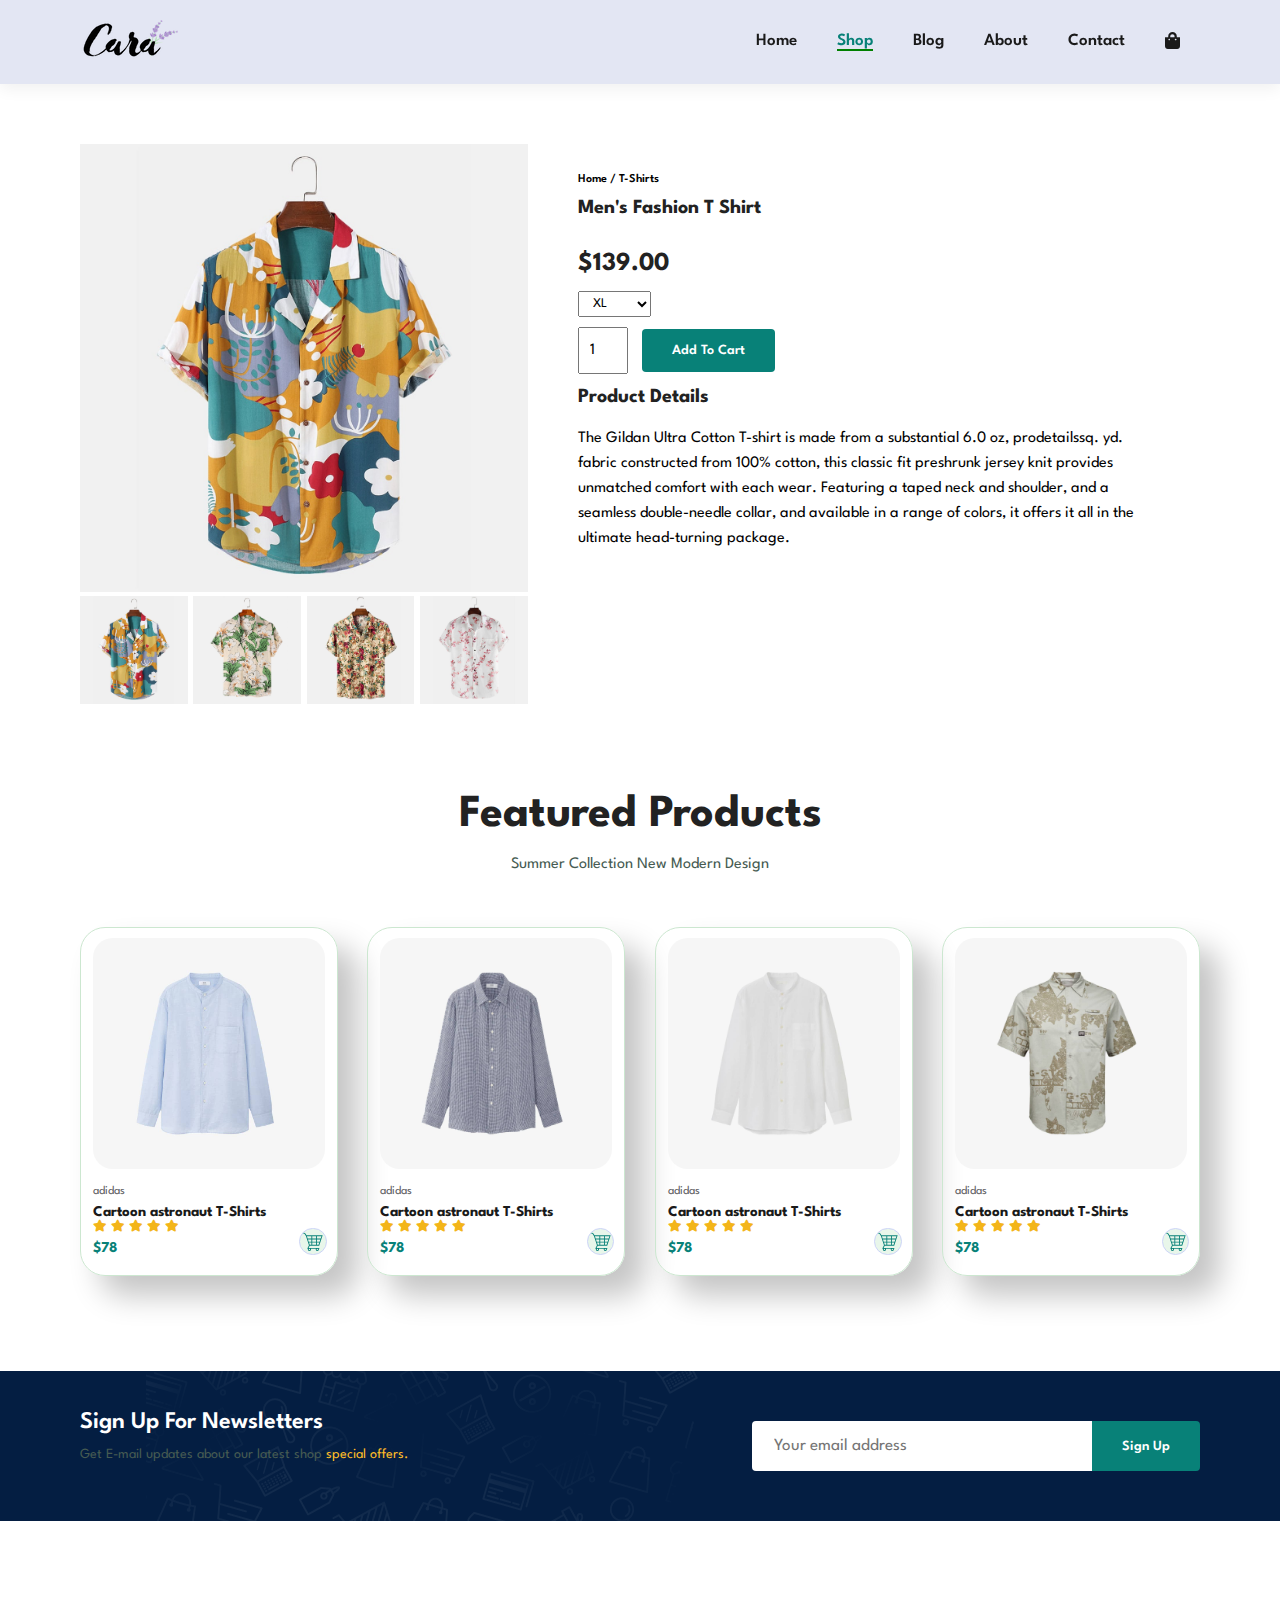
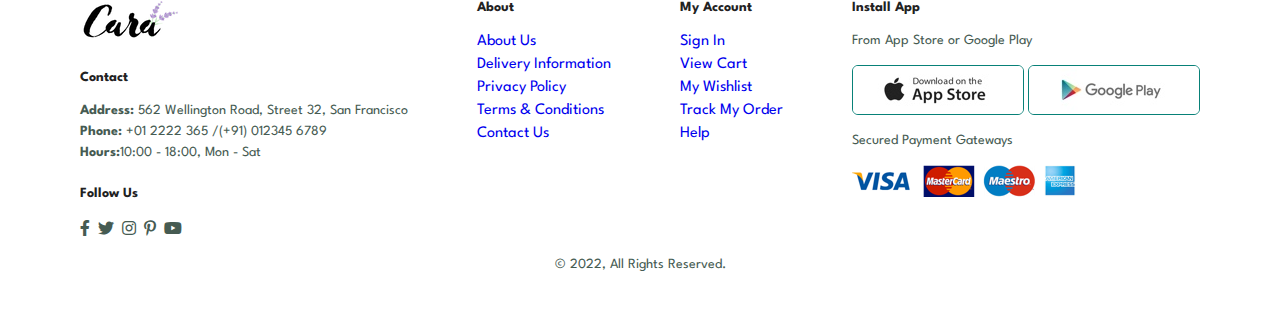
<file: sproduct.html>
<!DOCTYPE html>
<html lang="en">
<head>
    <meta charset="UTF-8">
    <meta http-equiv="X-UA-Compatible" content="IE=edge">
    <meta name="viewport" content="width=device-width, initial-scale=1.0">
    <title>Ecommerce website</title>
    <link rel="stylesheet" href="./style.css">
    <link rel="stylesheet" href="https://use.fontawesome.com/releases/v5.15.4/css/all.css"/></head>
<body>
    <section class="header">
        <a href="#"><img src="./images/logo.png" alt=""></a>
        <div>
            <ul  class="navbar">
                <a href="#" id="close"><i class="fas fa-times"></i></a>
                <li><a href="index.html">Home</a></li>
                <li><a class="active" href="shop.html">Shop</a></li>
                <li><a href="blog.html">Blog</a></li>
                <li><a href="about.html">About</a></li>
                <li><a href="contact.html">Contact</a></li>
                <li class="lg-bag">
                    <a href="cart.html">
                        <i class="fas fa-shopping-bag"></i>
                    </a>
                </li>
                
            </ul>
        </div>
        <div class="mobile">
            <a href="">
                <svg stroke="currentColor" fill="currentColor" stroke-width="0" viewBox="0 0 512 512" height="2rem" width="2rem" xmlns="http://www.w3.org/2000/svg">
                    <path d="M25.45 63.043l-4.364 17.463 8.73 2.18L90.44 97.846l29.402 44.1 62.44 187.32-36.845 73.693h17.827c-2.086 4.238-3.264 8.99-3.264 14 0 17.567 14.433 32 32 32s32-14.433 32-32c0-5.01-1.178-9.762-3.264-14h102.528c-2.086 4.238-3.264 8.99-3.264 14 0 17.567 14.433 32 32 32s32-14.433 32-32c0-5.01-1.178-9.762-3.264-14H393v-18H174.562l23-46h192.924l70-210h-327.67L101.56 82.07 34.183 65.227l-8.733-2.184zm115.038 83.914H231v46h-75.178l-15.334-46zm108.512 0h78v46h-78v-46zm96 0h90.512l-15.334 46H345v-46zm-183.18 64H231v46h-53.846l-15.334-46zm87.18 0h78v46h-78v-46zm96 0h69.18l-15.334 46H345v-46zm-161.846 64H231v46h-32.514l-15.332-46zm65.846 0h78v46h-78v-46zm96 0h47.846l-15.332 46H345v-46zm-153 128c7.84 0 14 6.16 14 14s-6.16 14-14 14-14-6.16-14-14 6.16-14 14-14zm160 0c7.84 0 14 6.16 14 14s-6.16 14-14 14-14-6.16-14-14 6.16-14 14-14z"></path>
                </svg>
            </a>
            <i id="bar" class="fas fa-outdent"></i>

        </div>
    </section>
    <section class="prodetails section-p1">
        <div class="single-pro-image">
           <img src="./images/products/f1.jpg" width="100%" class="main-image" alt="">
           <div class="small-image-group">
                <div class="small-image-col">
                    <img src="./images/products/f1.jpg" class="small-img" width="100%" alt="">
                </div>
                <div class="small-image-col">
                    <img src="./images/products/f2.jpg" class="small-img" width="100%" alt="">
                </div>
                <div class="small-image-col">
                    <img src="./images/products/f3.jpg" class="small-img" width="100%" alt="">
                </div>
                <div class="small-image-col">
                    <img src="./images/products/f4.jpg" class="small-img" width="100%" alt="">
                </div>
           </div>
        </div>
        <div class="single-pro-details">
            <h6>Home / T-Shirts</h6>
            <h4>Men's Fashion T Shirt</h4>
            <h2>$139.00</h2>
            <select>
                <option>XL</option> 
                <option>XXL</option>
                <option>Small</option>
                <option>Large</option>
            </select>
            <input type="number" value="1">
            <a href="cart.html"><button id="toCart" class="normal">Add To Cart</button></a>
            <h4>Product Details</h4>
            <span>The Gildan Ultra Cotton T-shirt is made from a substantial 6.0 oz, prodetailssq. yd. fabric constructed
                from 100% cotton, this classic fit preshrunk jersey knit provides unmatched comfort with each wear. Featuring a taped neck
                and shoulder, and a seamless double-needle collar, and available in a range of colors, it
                offers it all in the ultimate head-turning package.
            </span>
        </div>
    </section>
    <section class="product1 section-p1">
        <h2>Featured Products</h2>
        <p>Summer Collection New Modern Design</p>
        <div class="pro-container">
            <div class="pro">
                <img src="./images/products/n1.jpg" alt="">
                <div class="des">
                    <span>adidas</span>
                    <h5>Cartoon astronaut T-Shirts</h5>
                    <div class="star">
                        <i class="fas fa-star"></i>
                        <i class="fas fa-star"></i>
                        <i class="fas fa-star"></i>
                        <i class="fas fa-star"></i>
                        <i class="fas fa-star"></i>
                    </div>
                    <h4>$78</h4>
                </div>
                <a href="" class="cart">
                <svg stroke="currentColor" fill="currentColor" stroke-width="0" viewBox="0 0 512 512" height="1.7rem" width="1.7rem" xmlns="http://www.w3.org/2000/svg">
                    <path d="M25.45 63.043l-4.364 17.463 8.73 2.18L90.44 97.846l29.402 44.1 62.44 187.32-36.845 73.693h17.827c-2.086 4.238-3.264 8.99-3.264 14 0 17.567 14.433 32 32 32s32-14.433 32-32c0-5.01-1.178-9.762-3.264-14h102.528c-2.086 4.238-3.264 8.99-3.264 14 0 17.567 14.433 32 32 32s32-14.433 32-32c0-5.01-1.178-9.762-3.264-14H393v-18H174.562l23-46h192.924l70-210h-327.67L101.56 82.07 34.183 65.227l-8.733-2.184zm115.038 83.914H231v46h-75.178l-15.334-46zm108.512 0h78v46h-78v-46zm96 0h90.512l-15.334 46H345v-46zm-183.18 64H231v46h-53.846l-15.334-46zm87.18 0h78v46h-78v-46zm96 0h69.18l-15.334 46H345v-46zm-161.846 64H231v46h-32.514l-15.332-46zm65.846 0h78v46h-78v-46zm96 0h47.846l-15.332 46H345v-46zm-153 128c7.84 0 14 6.16 14 14s-6.16 14-14 14-14-6.16-14-14 6.16-14 14-14zm160 0c7.84 0 14 6.16 14 14s-6.16 14-14 14-14-6.16-14-14 6.16-14 14-14z"></path>
                </svg>
                </a>
            </div>
            <div class="pro">
                <img src="./images/products/n2.jpg" alt="">
                <div class="des">
                    <span>adidas</span>
                    <h5>Cartoon astronaut T-Shirts</h5>
                    <div class="star">
                        <i class="fas fa-star"></i>
                        <i class="fas fa-star"></i>
                        <i class="fas fa-star"></i>
                        <i class="fas fa-star"></i>
                        <i class="fas fa-star"></i>
                    </div>
                    <h4>$78</h4>
                </div>
                <a href="" class="cart">
                <svg stroke="currentColor" fill="currentColor" stroke-width="0" viewBox="0 0 512 512" height="1.7rem" width="1.7rem" xmlns="http://www.w3.org/2000/svg">
                    <path d="M25.45 63.043l-4.364 17.463 8.73 2.18L90.44 97.846l29.402 44.1 62.44 187.32-36.845 73.693h17.827c-2.086 4.238-3.264 8.99-3.264 14 0 17.567 14.433 32 32 32s32-14.433 32-32c0-5.01-1.178-9.762-3.264-14h102.528c-2.086 4.238-3.264 8.99-3.264 14 0 17.567 14.433 32 32 32s32-14.433 32-32c0-5.01-1.178-9.762-3.264-14H393v-18H174.562l23-46h192.924l70-210h-327.67L101.56 82.07 34.183 65.227l-8.733-2.184zm115.038 83.914H231v46h-75.178l-15.334-46zm108.512 0h78v46h-78v-46zm96 0h90.512l-15.334 46H345v-46zm-183.18 64H231v46h-53.846l-15.334-46zm87.18 0h78v46h-78v-46zm96 0h69.18l-15.334 46H345v-46zm-161.846 64H231v46h-32.514l-15.332-46zm65.846 0h78v46h-78v-46zm96 0h47.846l-15.332 46H345v-46zm-153 128c7.84 0 14 6.16 14 14s-6.16 14-14 14-14-6.16-14-14 6.16-14 14-14zm160 0c7.84 0 14 6.16 14 14s-6.16 14-14 14-14-6.16-14-14 6.16-14 14-14z"></path>
                </svg>
                </a>
            </div>
            <div class="pro">
                <img src="./images/products/n3.jpg" alt="">
                <div class="des">
                    <span>adidas</span>
                    <h5>Cartoon astronaut T-Shirts</h5>
                    <div class="star">
                        <i class="fas fa-star"></i>
                        <i class="fas fa-star"></i>
                        <i class="fas fa-star"></i>
                        <i class="fas fa-star"></i>
                        <i class="fas fa-star"></i>
                    </div>
                    <h4>$78</h4>
                </div>
                <a href="" class="cart">
                <svg stroke="currentColor" fill="currentColor" stroke-width="0" viewBox="0 0 512 512" height="1.7rem" width="1.7rem" xmlns="http://www.w3.org/2000/svg">
                    <path d="M25.45 63.043l-4.364 17.463 8.73 2.18L90.44 97.846l29.402 44.1 62.44 187.32-36.845 73.693h17.827c-2.086 4.238-3.264 8.99-3.264 14 0 17.567 14.433 32 32 32s32-14.433 32-32c0-5.01-1.178-9.762-3.264-14h102.528c-2.086 4.238-3.264 8.99-3.264 14 0 17.567 14.433 32 32 32s32-14.433 32-32c0-5.01-1.178-9.762-3.264-14H393v-18H174.562l23-46h192.924l70-210h-327.67L101.56 82.07 34.183 65.227l-8.733-2.184zm115.038 83.914H231v46h-75.178l-15.334-46zm108.512 0h78v46h-78v-46zm96 0h90.512l-15.334 46H345v-46zm-183.18 64H231v46h-53.846l-15.334-46zm87.18 0h78v46h-78v-46zm96 0h69.18l-15.334 46H345v-46zm-161.846 64H231v46h-32.514l-15.332-46zm65.846 0h78v46h-78v-46zm96 0h47.846l-15.332 46H345v-46zm-153 128c7.84 0 14 6.16 14 14s-6.16 14-14 14-14-6.16-14-14 6.16-14 14-14zm160 0c7.84 0 14 6.16 14 14s-6.16 14-14 14-14-6.16-14-14 6.16-14 14-14z"></path>
                </svg>
                </a>
            </div>
            <div class="pro">
                <img src="./images/products/n4.jpg" alt="">
                <div class="des">
                    <span>adidas</span>
                    <h5>Cartoon astronaut T-Shirts</h5>
                    <div class="star">
                        <i class="fas fa-star"></i>
                        <i class="fas fa-star"></i>
                        <i class="fas fa-star"></i>
                        <i class="fas fa-star"></i>
                        <i class="fas fa-star"></i>
                    </div>
                    <h4>$78</h4>
                </div>
                <a href="" class="cart">
                <svg stroke="currentColor" fill="currentColor" stroke-width="0" viewBox="0 0 512 512" height="1.7rem" width="1.7rem" xmlns="http://www.w3.org/2000/svg">
                    <path d="M25.45 63.043l-4.364 17.463 8.73 2.18L90.44 97.846l29.402 44.1 62.44 187.32-36.845 73.693h17.827c-2.086 4.238-3.264 8.99-3.264 14 0 17.567 14.433 32 32 32s32-14.433 32-32c0-5.01-1.178-9.762-3.264-14h102.528c-2.086 4.238-3.264 8.99-3.264 14 0 17.567 14.433 32 32 32s32-14.433 32-32c0-5.01-1.178-9.762-3.264-14H393v-18H174.562l23-46h192.924l70-210h-327.67L101.56 82.07 34.183 65.227l-8.733-2.184zm115.038 83.914H231v46h-75.178l-15.334-46zm108.512 0h78v46h-78v-46zm96 0h90.512l-15.334 46H345v-46zm-183.18 64H231v46h-53.846l-15.334-46zm87.18 0h78v46h-78v-46zm96 0h69.18l-15.334 46H345v-46zm-161.846 64H231v46h-32.514l-15.332-46zm65.846 0h78v46h-78v-46zm96 0h47.846l-15.332 46H345v-46zm-153 128c7.84 0 14 6.16 14 14s-6.16 14-14 14-14-6.16-14-14 6.16-14 14-14zm160 0c7.84 0 14 6.16 14 14s-6.16 14-14 14-14-6.16-14-14 6.16-14 14-14z"></path>
                </svg>
                </a>
            </div>
        </div>
    </section>
    <section class="newsletter section-p1 section-m1">
        <div class="newstext">
            <h4>Sign Up For Newsletters</h4>
            <p>Get E-mail updates about our latest shop <span>special offers.</span></p>
        </div>
        <div class="form">
            <input type="text" placeholder="Your email address">
            <button class="normal">Sign Up</button>
        </div>

    </section>
    <footer class="section-p1">
        <div class="col">
            <img class="logo" src="./images/logo.png" alt="">
            <h4>Contact</h4>
            <p><strong>Address: </strong> 562 Wellington Road, Street 32, San Francisco</p>
            <p><strong>Phone: </strong> +01 2222 365 /(+91) 012345 6789</p>
            <p><strong>Hours:</strong>10:00 - 18:00, Mon - Sat </p>
            <div class="follow">
                <h4>Follow Us</h4>
                <div class="icon">
                    <i class="fab fa-facebook-f"></i>
                    <i class="fab fa-twitter"></i>
                    <i class="fab fa-instagram"></i>
                    <i class="fab fa-pinterest-p"></i>
                    <i class="fab fa-youtube"></i>
                </div>
            </div>
        </div>
        <div class="col">
            <h4>About </h4>
            <a href="#">About Us</a>
            <a href="#">Delivery Information</a>
            <a href="#">Privacy Policy</a>
            <a href="#">Terms & Conditions</a>
            <a href="#">Contact Us</a>
        </div>
        <div class="col">   
            <h4>My Account</h4>
            <a href="#">Sign In</a>
            <a href="#">View Cart</a>
            <a href="#">My Wishlist</a>
            <a href="#">Track My Order</a>
            <a href="#">Help</a>
        </div>
        <div class="col install">
            <h4>Install App</h4>
            <p>From App Store or Google Play</p>
            <div class="row">
                <img src="./images/pay/app.jpg" alt="">
                <img src="./images/pay/play.jpg" alt="">
            </div>
            <p>Secured Payment Gateways</p>
            <img src="./images/pay/pay.png" alt="">
        </div>
        <div class="copyright">
            <p>© 2022, All Rights Reserved.</p>
        </div>
    </footer>
    

    <script src="./app.js"></script>
</body>
</html>
</file>
<file: style.css>
@import url('https://fonts.googleapis.com/css2?family=League+Spartan:wght@100;200;300;400;500;600;700;800;900&display=swap');

*{
    margin: 0;
    padding: 0;
    box-sizing: border-box;
    font-family: 'League Spartan', sans-serif;
}
h1{
    font-size: 50px;
    line-height:64px;
    color: #222;
}
h2{
    font-size: 46px;
    line-height:54px;
    color: #222;
}
h4{
    font-size: 20px;
    color: #222;
}
h6{
    font-weight: 600;
    font-size: 12px;
}
p{
    font-size: 16px;
    color: #465b52;
    margin: 15px 0 20px 0;
}
.section-p1{
    padding: 40px 80px;
}
.section-m1{
    margin: 40px 0;
}
button.normal{
    font-size: 14px;
    font-weight: 600;
    padding: 15px 30px;
    color: #000;
    background-color: #fff;
    border-radius: 4px;
    cursor: pointer;
    border: none;
    outline: none;
    transition: 0.3s;
}
button.normal:hover{
    opacity: .9;
}
button.white{
    font-size: 14px;
    font-weight: 600;
    padding: 11px 18px;
    color: #fff;
    background-color:transparent;
    cursor: pointer;
    border: 1px solid #fff;
    outline: none;
    transition: 0.3s;
}
body{
    width: 100%;
}

/* header */

.header{
    display: flex;
    justify-content: space-between;
    align-items: center;
    padding: 20px 80px;
    background-color: #e3e6f3;
    box-shadow: 0 5px 15px rgba(0,0,0,0.06);
    position: sticky;
    top: 0;
    left: 0;
    z-index: 1;
}
.header a{
    border: none;
    outline: none;
    user-select: none;
}
.navbar{
    display: flex;
    align-items: center;
    justify-content: center ;
}
.mobile{
    display: none;
    align-items: center;
}

#close{
    display: none;
}
.navbar li{
    list-style-type: none;
    padding: 0 20px;
    position: relative;
}

.navbar li a{
    text-decoration: none;
    font-size: 17px;
    font-weight:600;
    color: #1a1a1a;
    transition: 0.3s;
}

.navbar li a:hover,
.navbar li a.active{
    color: #088178;
}
.navbar li a.active::after{
    content: "";
    width: 100%;
    height: 2px;
    background: green;
    display: block;
}

.navbar li a::after{
    content: '';
    width: 0;
    height: 2px;
    background-color: green;
    display: block;
    transition: .3s;
}

.navbar li a:hover::after{
    width: 100%;
}

.navbar.active{
    right: 0;
}

/* home page */

.hero{
    background-image: url(./images/hero4.png);
    height: 90vh;
    background-size: cover;
    background-position: top 25% right 0;
    padding: 0 80px;
    display: flex;
    align-items: flex-start;
    justify-content: center;
    flex-direction: column;
}

.hero h4{
    padding-bottom: 15px;
}

.hero h1{
    color: #088178;
}

.hero button{
    background-image: url(./images/button.png);
    background-color: transparent;
    color: #088178;
    border: 0;
    padding:14px 80px 14px 65px;
    background-repeat: no-repeat;
    font-weight:700;
    font-size: 16px;
    outline: none;
}
.feature{
    display: flex;
    justify-content: space-between;
    align-items: center;
    flex-wrap: wrap;
}
.feature .fe-box{
    width: 170px;
    text-align: center;
    padding: 25px 15px;
    border: 1px solid #cce7d0;
    border-radius: 4px;
    margin: 15px 0;
}

.feature .fe-box:hover{
    box-shadow: 10px 10px 10px rgba(0,0,0,0.3);
    transition: .4s;
    border: 2px solid #cce7d0;
}
.feature .fe-box img{
    width: 100%;
    margin-bottom: 5px;
}
.feature .fe-box h6{
    display: inline-block;
    padding:9px 8px 6px 8px ;
    line-height: 1;
    border-radius: 5px;
    color: #088178;
    background-color: #fddde4;
}

.feature .fe-box:nth-child(2) h6{
    background-color: #cdebbc;
}

.feature .fe-box:nth-child(3) h6{
    background-color: #d1e8f2;
}

.feature .fe-box:nth-child(4) h6{
    background-color: #cdd4f8;
}
.feature .fe-box:nth-child(5) h6{
    background-color: #f6dbf6;
}
.feature .fe-box:nth-child(6) h6{
    background-color: #fff2e5;
}

.product1{
    text-align: center;
}

.product1 .pro{
    width: 23%;
    min-width:250px;
    padding: 10px 12px;
    border: 1px solid #cce7d0;
    border-radius: 25px;
    cursor: pointer;
    box-shadow:20px 20px 30px rgba(0,0,0,.23) ;
    margin: 15px 0;
    transition: .2s ease;
    position: relative;
}
.product1 .pro:hover{
    box-shadow:20px 20px 30px rgba(0,0,0,.34) ;
}
.product1 .pro img{
    width: 100%;
    border-radius: 20px;
}

.pro-container{
    display: flex;
    justify-content: space-between;
    padding-top: 20px;
    flex-wrap: wrap;
}
.pro .des{
    text-align: start;
    padding: 10px 0;
}

.pro .des span{
    color: #606063;
    font-size: 12px;
}

.pro .des h5{
    padding-top: 7px;
    color: #1a1a1a;
    font-size: 15px;
}

.pro .des i{
    font-size: 12px;
    color:rgb(243,181,25);
}

.pro .des h4{
    padding-top: 7px;
    font-size: 15px;
    font-weight: 700;
    color: #088178;
}

.pro .cart svg{
    color: #088178;
    border-radius: 40px;
    background-color: #e8f6ea;
    border: 1px solid #cdd4f8;
    position: absolute;
    bottom: 20px;
    right: 10px;
}
/* banner section */

.banner{
    display: flex;
    justify-content: center;
    align-items: center;
    flex-direction: column;
    background-image:url(./images/banner/b2.jpg);
    height: 40vh;
    background-size: cover;
    background-position: center;     
}
.banner h4{
    color: #fff;
    font-size: 16px;
}

.banner h2{
    color: white;
    font-size: 30px;
    padding: 10px 0;
}

.banner h2 span{
    color: #ef3636;
}
.banner button:hover{
    background-color: #088178;
    color: #fff;
}
/* small banner */

.sm-banner{
    display: flex;
    justify-content: space-between;
    flex-wrap: wrap;
    gap: 1%;
}
.sm-banner .banner-box{
    display: flex;
    justify-content: center;
    align-items: flex-start;
    flex-direction: column;
    background-image:url(./images/banner/b17.jpg);
    height: 50vh;
    min-width: 49%;
    background-size: cover;
    padding: 30px;      
}
.sm-banner h4{
    color: #fff;
    font-size: 23px;
    font-weight: 300;
}

.sm-banner h2{
    color: #fff;
    font-size:31px;
    font-weight: 800;
}
.sm-banner span{
    color: #fff;
    font-size: 17px;
    font-weight: 500;
    padding-bottom: 15px;
}

.banner-box:hover button{
    background-color: #088178;
    border: 1px solid #088178;
}

.sm-banner .banner-box2{
    background-image: url(./images/banner/b10.jpg);
}
.banner3{
    display: flex;
    justify-content: space-between;
    flex-wrap: wrap;
    padding: 0 80px;
}
.banner3 .banner-box{
    display: flex;
    justify-content: center;
    align-items: flex-start;
    flex-direction: column;
    background-image:url(./images/banner/b7.jpg);
    height: 30vh;
    min-width: 30%;
    background-size: cover;
    background-position: center;
    padding: 20px;
    margin-bottom: 20px;
}
.banner3 .bannerbox2{
    background-image: url(./images/banner/b4.jpg);
}

.banner3 .bannerbox3{
    background-image: url(./images/banner/b18.jpg);
}

.banner3 h2{
    color: #fff;
    font-weight: 900;
    font-size: 22px;
}

.banner3 h3{
    color: #ec544e;
    font-size: 17px;
}

.newsletter{
    display: flex;
    justify-content: space-between;
    flex-wrap: wrap;
    align-items: center;
    background-image: url(./images/banner/b14.png);
    background-repeat: no-repeat;
    background-color: #041e42;
    background-position:20% 30%;
}

.newsletter h4{
    font-size: 24px;
    color: #fff;
    font-weight: 600;
}
.newsletter p{
    font-size: 14px;
}

.newsletter p span{
    color: #ffbd27;
}

.newsletter input{
    height: 3.124rem;
    padding: 0 1.25em;
    font-size:17px;
    width: 100%;
    border: 1px solid transparent;
    border-radius:4px 0 0 4px;
    outline: none;
}

.newsletter button{
    background-color:#088178;
    color: #fff;
    white-space: nowrap;
    border-radius:0 4px 4px 0 ;
}

.form{
    display: flex;
    width: 40%;
}

footer{
    display: flex;
    flex-wrap: wrap;
    justify-content: space-between;
}

footer .col{
    display: flex;
    flex-direction: column;
    align-items: flex-start;
    margin-bottom: 20px;
}
footer .col a{
    margin: 0 0 8px 0;
}

footer .logo{
    margin-bottom: 30px;
}

footer h4{
    font-size: 14px;
    padding-bottom: 20px;
}

footer p{
    font-size: 14px;
    margin: 0 0 8px 0;
}

footer a{
    text-decoration: none;
}

footer .follow{
    margin-top: 20px;
}

footer .follow i{
    color: #465b52;
    padding-right: 4px;
    cursor: pointer;
}

footer .install .row img{
    border: 1px solid #088178;
    border-radius: 6px;
}

footer .install img{
    margin: 10px 0 15px 0;
}

footer .follow i:hover ,
footer a:hover{
    color: #088178;
}

footer .copyright{
    width: 100%;
    text-align: center;
}

/* shop page */

.page-header{
    background-image: url(./images/banner/b1.jpg);
    width: 100%;
    height: 40vh;
    background-size: cover;
    display: flex;
    justify-content: center;
    flex-direction: column;
    text-align: center;
    padding: 14px;
}

.page-header h2,
.page-header p{
    color: #fff;
}

.pagination{
    text-align: center;
}
.pagination a{
    text-decoration: none;
    background-color: #088178;
    border-radius: 4px;
    color: #fff;
    padding:15px 15px;
    font-weight: 600;
}

.pagination a i{
    font-size: 16px;
    font-weight: 600;
}
.prodetails{
    display: flex;
    margin-top: 20px;    
}
.prodetails .single-pro-details{
    width: 50%;
    padding-top: 30px;
}
.prodetails .single-pro-image{
    width: 40%;
    margin-right: 50px;    
}

.small-image-group{
    display: flex;
    justify-content: space-between;
}

.small-image-col{
    flex-basis: 24%;
    cursor: pointer;
}
.prodetails .single-pro-details h4{
    padding: 14px 0 20px 0;
}
.prodetails .single-pro-details h2{
    font-size: 26px;
}

.prodetails .single-pro-details select{
    display: block;
    padding: 5px 10px ;
    margin-bottom: 10px;
}

.prodetails .single-pro-details input{
    width: 50px;
    height: 47px;
    padding-left: 10px;
    font-size: 16px;
    margin-right: 10px;
    outline: none;
}

.prodetails .single-pro-details button{
    background: #088178;
    color: #fff;
}

.prodetails .single-pro-details span{
    line-height: 25px;
}
/* blog page */
.blog-header{
    background-image: url(./images/banner/b19.jpg);
    width: 100%;
    height: 40vh;
    background-size: cover;
    display: flex;
    justify-content: center;
    flex-direction: column;
    text-align: center;
    padding: 14px;
}

.blog{
    padding: 150px 150px 0 150px;
}
.blog .blog-box{
    display: flex;
    align-items: center;
    width: 100%;
    position: relative;
    padding-bottom: 50px;
}

.blog .blog-img{
    width: 50%;
    margin-right: 40px;
}
.blog img{
    width: 100%;
    height: 300px;
    object-fit: cover;
}
.blog .blog-details{
    width: 50%;
}

.blog .blog-details a{
    text-decoration: none;
    font-size: 11px;
    color: #000;
    font-weight: 700;
    position: relative;
    transition: .3s;
}

.blog .blog-details a::after{
    content:'';
    width: 50px;
    height: 1px;
    background-color: #000;
    position: absolute;
    top: 4px;
    right: -60px;
}
.blog .blog-details a:hover{
    color: #088178;
}
.blog .blog-details a:hover::after{
    background-color: #088178;
}
.blog .blog-box h1{
    position: absolute;
    top: -40px;
    left: 0;
    font-size: 70px;
    font-weight:700;
    color: #c9cbce;
    z-index: -1;
}
/* about page */

.about-header{
    background-image: url(./images/about/banner.png);
}

.about-head img{
    width: 50%;
    height: auto;
}

.about-head{
    display: flex;
    align-items: center;
}
.about-head div{
    padding-left: 40px;
}
.about-head marquee{
    background-color: #ccc;
    width: 100%;
}

.about-app{
    text-align: center;    
}
.about-app .video{
    width: 70%;
    height: 100%;
    margin: 30px auto 0 auto;
}
.about-app .video video{
    width: 100%;
    height: 100%;
    border-radius: 20px;
}
/* contact page */
.contact-details{
    display: flex;
    align-items: center;
    justify-content: space-between;
}

.contact-details .details{
    width: 40%;
}

.contact-details .details span,
.form-details form span{
    font-size: .7rem;
}
.contact-details .details h2,
.form-details form h2{
    font-size: 1.1rem;
    line-height: 35px;
    padding: 20px 0;
}
.contact-details .details h3{
    font-size: 1rem;
    padding-bottom: 1rem;
}
.contact-details .details li{
    list-style: none;
    display: flex;
    padding: 10px 0;
}
.contact-details .details i{
    margin-right: 22px;
    font-size: 14px;
}

.contact-details .details p{
    margin: 0;
    font-size: 14px;
}
.contact-details .map{
    width: 55%;
    height:400px;
}
.contact-details .map iframe{
    width: 100%;
    height: 100%;
}
/* contact */
.form-details{
    display: flex;
    justify-content: space-between;
    margin: 30px;
    padding: 80px;
    border: 1px solid #e1e1e1;
}
.form-details form{
    width: 65%;
    display: flex;
    flex-direction: column;
    align-items: flex-start;
}
.form-details form input,
.form-details form textarea{
    width: 100%;
    padding: 12px 15px;
    outline: none;
    margin-bottom: 20px;
    border: 1px solid #e1e1e1;
}
.form-details form button{
    background-color: #088178;
    color: #fff;
}
.form-details .people div{
    padding-bottom: 25px;    
    display: flex;
    align-items: flex-start;
}
.form-details .people div img{
    width: 65px;
    height: 65px;
    object-fit: cover;
    margin-right: 15px;
}
.form-details .people div p{
    margin: 0;
    font-size: 13px;
    line-height: 25px;
}
.form-details .people div p span{
    display: block;
    font-size: 16px;
    font-weight: 600;
    color: #000;
}
/* cart page */
.cart{
    overflow: auto;
}
.cart table{
    width: 100%;
    border-collapse: collapse;
    table-layout: fixed;
    white-space: no-wrap;
}
.cart table img{
    width: 70px;
}
.cart table td:nth-child(1){
    width: 100px;
    text-align: center;
}

.cart table td:nth-child(3){
    width: 250px;
    text-align: center;
}
.cart table td:nth-child(2),
.cart table td:nth-child(4),
.cart table td:nth-child(5),
.cart table td:nth-child(6){
    width: 150px;
    text-align: center;
}
.cart table td:nth-child(5) input{
    width: 70px;
    padding: 10px 5px 10px 15px;
    outline: none;
}

.cart table thead{
    border: 1px solid #e2e9e1;
    border-left: none;
    border-right: none;
}

.cart table thead td{
    font-weight: 700;
    text-transform: uppercase;
    font-size: 13px;
    padding: 18px 0;
}

.cart table tbody tr td{
    padding-top: 15px;
}
.cart table tbody td{
    font-size: 16px;
}
.cart-add{
    display: flex;
    justify-content: space-between;
    flex-wrap: wrap;
}
.cart-add .coupon{
    width: 50%;
    margin-bottom: 30px;
}

.cart-add .coupon h3,
.subtotal h3{
    padding-bottom: 15px;
}
.cart-add .coupon input{
    padding: 10px 20px;
    outline: none;
    width: 60%;
    margin-right: 10px;
    border: 2px solid #d8e1d7;
}
.cart-add .coupon input::placeholder{
    font-size: 14px;
}
.cart-add .coupon button,
.cart-add .subtotal button{
    background-color: #088178;
    color: #fff;
    padding: 12px 20px;
    
}

.cart-add .subtotal{
    width:50%;
    margin-bottom: 20px;
    border: 1px solid #e2e9d1;
    padding: 30px;
}
.cart-add .subtotal table{
    border-collapse: collapse;
    width: 100%;
    margin-bottom: 20px;
}
.cart-add table td{
    width: 50%;
    border:  1px solid#e2e9e1;
    padding: 10px;
    font-size: 14px;
}

/* media query */

@media (max-width:799px){
    .section-p1 {
        padding: 40px 40px;
    }
    .navbar {
        display: flex;
        flex-direction: column;
        align-items: flex-start;
        justify-content: flex-start;
        position: fixed;
        top: 0;
        right: -300px;
        height: 100vh;
        width: 300px;
        background-color: #ddeae9;
        box-shadow: 0 40px 60px rgba(0,0,0,0.1);
        padding: 80px 0 0 10px;
        transition: .5s;
    }
   
    .navbar li{
        margin-bottom: 30px;
    }
    .mobile{
        display: flex;
    }
    .mobile a i{
        color:#088178;
    }
    .mobile i{
        color: #1a1a1a;
        font-size: 20px;
        padding-left: 20px;
    }
    #close{
        display: block;
        position: absolute;
        top:30px;
        left: 30px;
        color: #222;
        font-size: 24px;
    }
    .lg-bag{
        display: none;
    }
    .hero {
        height: 70vh;
        background-position: top 30% left 68%;
        padding: 0 80px;
    }
    .feature {
        justify-content: center;
    }

    .feature .fe-box {
        margin: 15px 15px;
    }

    .pro-container {
        justify-content: center;
    }
    .product1 .pro {
        margin: 15px;
    }
    .banner {
        height: 20vh;
    }

    .sm-banner .banner-box {
        height: 30vh;
        min-width: 100%;
        /* padding: 30px; */
    }
    .banner3 {
        padding: 0 40px;
    }
    .banner3 .banner-box {
        width: 28%;
    }
    .form {
        width: 70%;
    }
    /* contact page */
    .form-details {
        padding: 40px;    
    }
    .form-details form {
        width: 50%;
        display: flex;
        flex-direction: column;
        align-items: flex-start;
    }
}



@media (max-width:477px){
    .section-p1 {
        padding: 20px;
    }
    .header {
        padding: 10px 30px;
    }
    h1{
        font-size: 36px;
    }
    h2 {
        font-size: 32px;
    }
    .hero {
        background-position:top 30% left 60%;
        padding: 0 20px;
    }

    .feature {
        justify-content: space-between;
    }

    .feature .fe-box {
        width: 150px;
        margin: 0 0 15px 0;
    }
    .product1 .pro {
        width: 100%;
    }
    .banner {
        height: 40vh;
    }
    .sm-banner .banner-box {
        height: 40vh;
        background-position: top 0 left 60%;

    }

    .sm-banner .banner-box2 {
        margin-top: 20px;
    }
    .banner3 {
        padding: 0 20px;
    }
    .banner3 .banner-box {
        width: 100%;
    }

    .form {
        width: 100%;
    }
    .newsletter {
        padding: 40px 20px;
    }
    /* single product */

    .prodetails {
        display: flex;
        flex-direction: column;
    }
    .prodetails .single-pro-image {
        width: 100%;
        margin-right: 0px;
    }
    .prodetails .single-pro-details {
        width: 100%;
    }
    /* blog page */
    .blog .blog-box {
        display: flex;
        align-items: flex-start;
        flex-direction: column;

    }
    .blog {
        padding: 100px 20px 0 20px;
    }
    .blog .blog-img {
        width: 100%;
        margin-right: 0px;
        margin-bottom: 30px;
    }
    .blog .blog-details {
        width: 100%;
    }
    /* about page */
    .about-head {
        flex-direction: column;
    }
    .about-head img {
        width: 100%;
        margin-bottom: 20px;
    }
    .about-head div {
        padding-left: 0px;
    }
    .about-app .video {
        width: 100%;
    }
    /* contact page */
    .contact-details {
        flex-direction: column;
    }
    .contact-details .details {
        width: 100%;
        margin-bottom: 30px;
    }
    .contact-details .map {
        width: 100%;
    }
    .form-details {
        margin: 10px;
        padding: 30px 10px;
        flex-wrap: wrap;
    }
    .form-details form {
        width: 100%;
        margin-bottom: 30px;
    }
    /* cart section */
    .cart-add {
        flex-direction: column;        
    }
    .cart-add .coupon {
        width: 100%;
    }
    .cart-add .subtotal {
        width: 100%;
        padding: 20px;
    }
}
</file>
